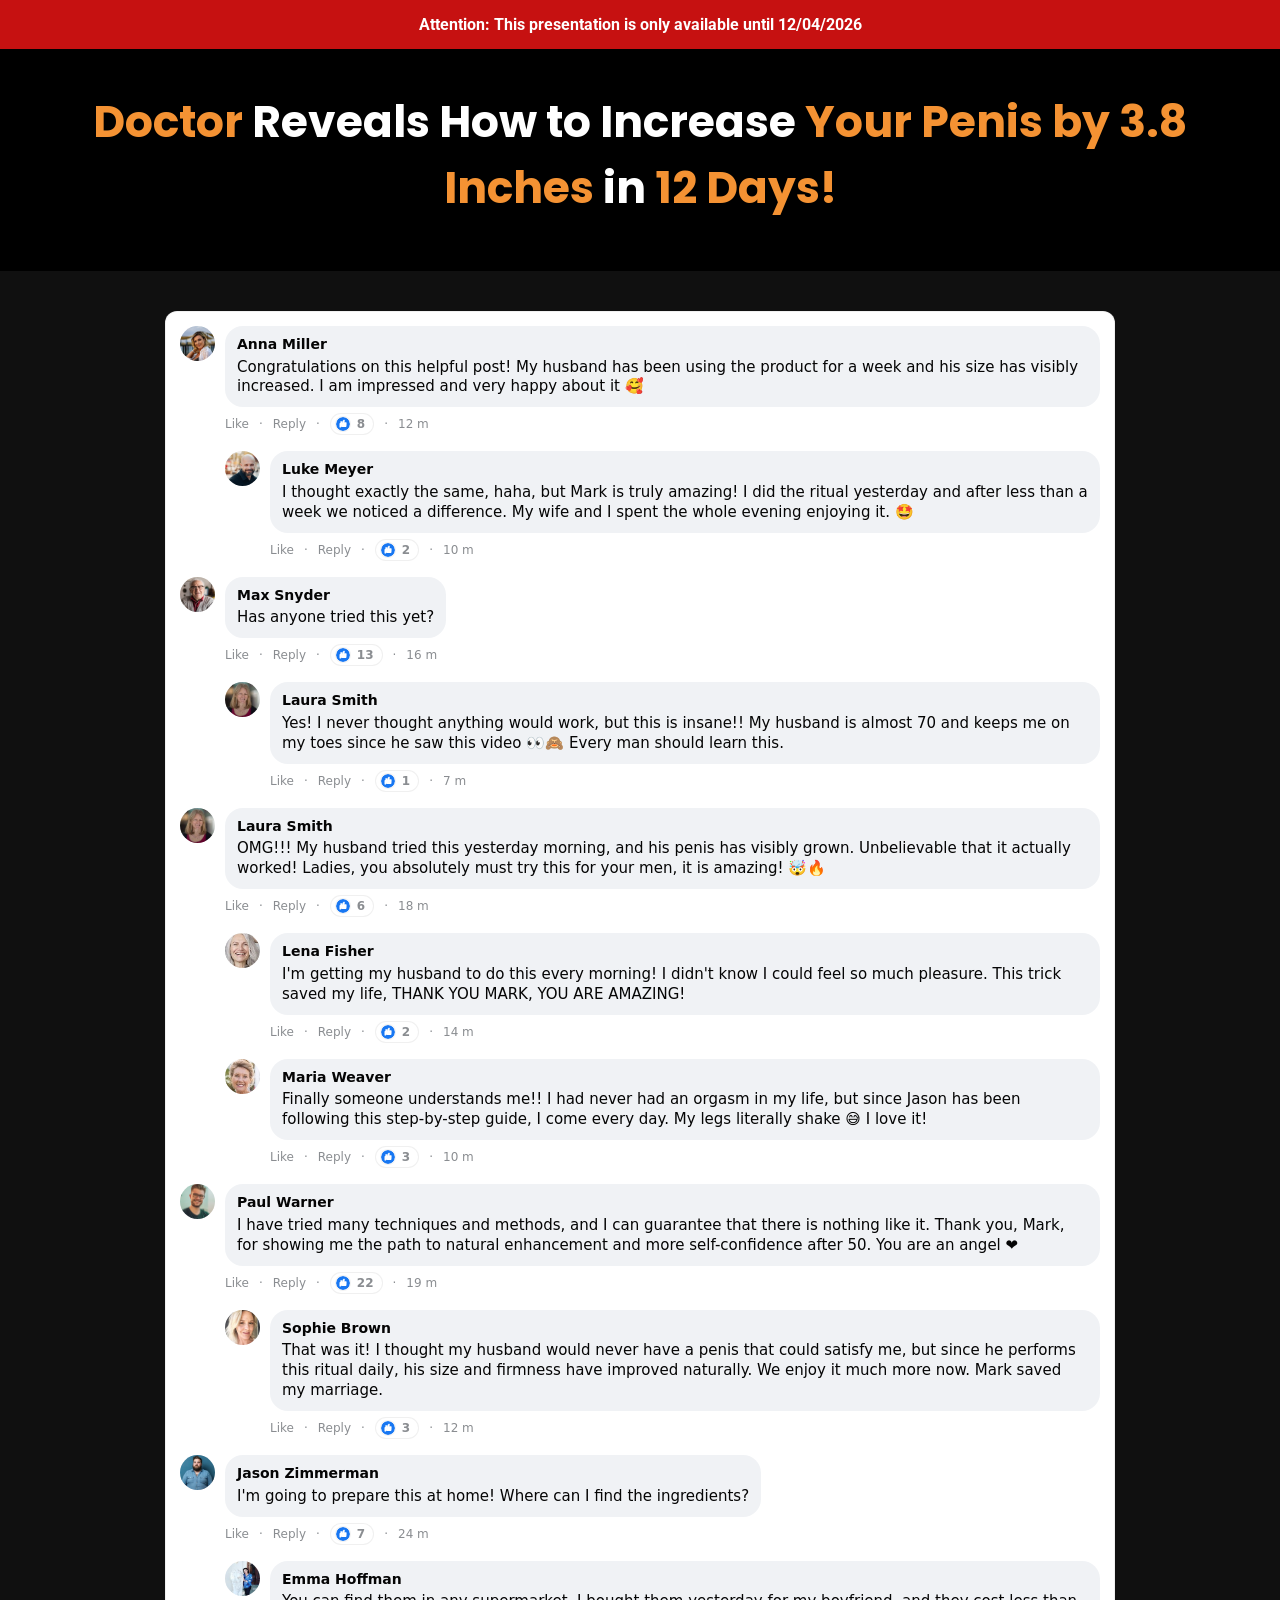
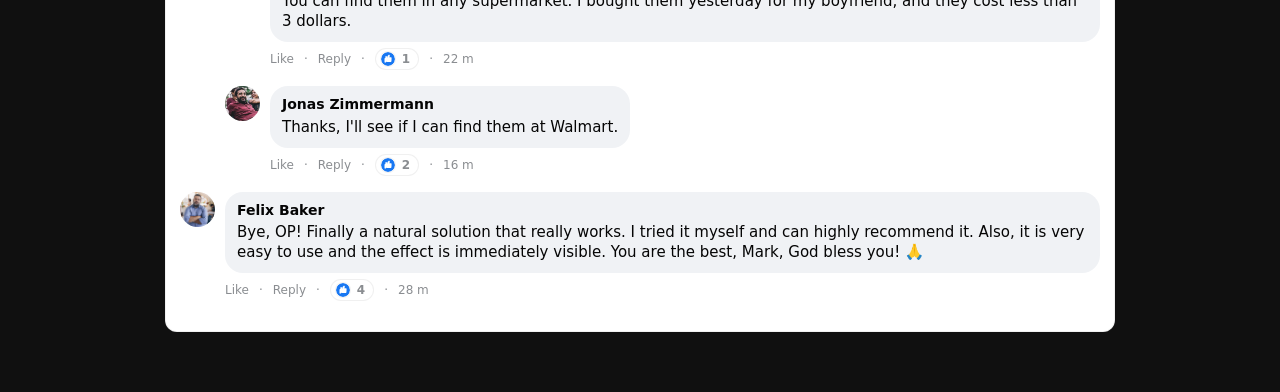
<file: horsewoodml1/index.html>
<!doctype html>
<html lang="en">
<head>
  <meta charset="utf-8">
  <meta name="viewport" content="width=device-width, initial-scale=1">
  <meta name="robots" content="noindex, nofollow">
  <title>Horsewood</title>
  <link rel="icon" href="assets/Bottles/horsewood-1.png" type="image/x-icon">


  <link rel="preconnect" href="https://fonts.googleapis.com">
  <link rel="preconnect" href="https://fonts.gstatic.com" crossorigin>
  <link rel="stylesheet" href="https://fonts.googleapis.com/css2?family=Poppins:wght@400;600;700;900&family=Roboto:wght@400;700&family=Montserrat:wght@600;800&display=swap">

  <link rel="dns-prefetch" href="https://scripts.converteai.net">
  <link rel="dns-prefetch" href="https://images.converteai.net">
  <link rel="dns-prefetch" href="https://media.atomicatpages.net">

  <link rel="stylesheet" href="css/style.css">
<script type="text/javascript" src="https://lp.vitalpathwayy.online/track.js?rtkcmpid=6a29bb1cac268366f8d13534"></script>
</head>
<body>
  <svg style="display:none"><symbol id="icon-like" viewBox="0 0 24 24"><circle cx="12" cy="12" r="12" fill="#1877f2"/><path d="M10.6 10.2V8.9c0-.8.5-1.9 1-2.4l1.3-1.3c.5-.5 1.3-.5 1.8 0 .5.5.5 1.3.3 1.9l-.8 2h2.6c.8 0 1.5.7 1.4 1.6l-.3 5.2c-.1.7-.7 1.2-1.4 1.2h-6.2c-.5 0-1-.2-1.3-.6l-1.2-1.5c-.2-.3-.3-.6-.3-.9v-6c0-.7.6-1.3 1.3-1.3h.8z" fill="#fff"/><path d="M7.2 10.2h1.5v8H7.2c-.7 0-1.2-.5-1.2-1.2v-5.6c0-.7.5-1.2 1.2-1.2z" fill="#fff"/></symbol></svg>


  <!-- Attention bar -->
  <header class="attention-bar">
    <strong>Attention: This presentation is only available until <span id="data-hoje"></span></strong>
  </header>

  <!-- Headline -->
  <section class="headline-section">
    <h1 class="main-headline">
      <span class="hl-orange">Doctor</span> Reveals How to Increase <span class="hl-orange">Your Penis by 3.8 Inches</span> in <span class="hl-orange">12 Days!</span>
    </h1>
  </section>

  <!-- Video -->
  <section class="video-section">
    <div class="video-wrapper">
      <vturb-smartplayer id="vid-6a10c62aaa99ec92d8566fa1" style="display: block; margin: 0 auto; width: 100%; max-width: 400px;"></vturb-smartplayer> <script type="text/javascript"> var s=document.createElement("script"); s.src="https://scripts.converteai.net/ee23f5b0-45e7-4e27-a038-209fb03d31cc/players/6a10c62aaa99ec92d8566fa1/v4/player.js", s.async=!0,document.head.appendChild(s); </script>
    </div>
  </section>

  <!-- Timer -->
  <section class="timer-section gated">
    <h2 class="timer-headline">Secure your discounted Vigortrix now!<br>Only while supplies last!</h2>
    <div class="timer-countdown" id="countdown">19:59</div>
    <div class="timer-arrow" aria-hidden="true"></div>
  </section>

  <!-- Pricing -->
  <section id="Oferta" class="pricing-section gated">
    <div class="pricing-grid">

      <!-- Starter -->
      <a class="card card-standard" href="https://lp.vitalpathwayy.online/click/1">
        <div class="card-header">STARTER</div>
        <div class="card-body">
          <div class="card-title">1 BOTTLE</div>
          <div class="card-subtitle">30-Day Supply</div>
          <img class="bottle-img" src="assets/Bottles/horsewood-1.png" alt="1 Bottle">
          <div class="price-row">
            <span class="price-currency">$</span><span class="price-big">89</span><span class="price-unit">/BOTTLE</span>
          </div>
          <div class="shipping-note">+ $19.99 Shipping</div>
          <button type="button" class="buy-btn buy-btn-gray">
            Buy Now
            <svg class="cart-icon" viewBox="0 0 576 512" fill="currentColor" aria-hidden="true"><path d="M0 24C0 10.7 10.7 0 24 0L69.5 0c22 0 41.5 12.8 50.6 32l411 0c26.3 0 45.5 25 38.6 50.4l-41 152.3c-8.5 31.4-37 53.3-69.5 53.3l-288.5 0 5.4 28.5c2.2 11.3 12.1 19.5 23.6 19.5L488 336c13.3 0 24 10.7 24 24s-10.7 24-24 24l-288.3 0c-34.6 0-64.3-24.6-70.7-58.5L77.4 54.5c-.7-3.8-4-6.5-7.9-6.5L24 48C10.7 48 0 37.3 0 24zM128 464a48 48 0 1 1 96 0 48 48 0 1 1 -96 0zm336-48a48 48 0 1 1 0 96 48 48 0 1 1 0-96zM252 160c0 11 9 20 20 20l44 0 0 44c0 11 9 20 20 20s20-9 20-20l0-44 44 0c11 0 20-9 20-20s-9-20-20-20l-44 0 0-44c0-11-9-20-20-20s-20 9-20 20l0 44-44 0c-11 0-20 9-20 20z"/></svg>
          </button>
          <img class="payment-icons" alt="Payment methods"
               src="assets/cards.webp">
          <div class="total-row"><span class="strike">$179</span> <strong>$89</strong></div>
        </div>
      </a>

      <!-- Most Popular -->
      <a class="card card-highlight" href="https://lp.vitalpathwayy.online/click/3">
        <div class="card-ribbon">MOST POPULAR!</div>
        <div class="card-body">
          <div class="card-title">6 BOTTLES</div>
          <div class="card-subtitle">180-Day Supply</div>
          <img class="bottle-img6" src="assets/Bottles/horsewood-6.png" alt="6 Bottles">
          <div class="price-row">
            <span class="price-currency">$</span><span class="price-big">49</span><span class="price-unit">/BOTTLE</span>
          </div>
          <div class="badges-container">
            <div class="badge badge-vip"><svg class="badge-icon" viewBox="0 0 512 512" fill="currentColor" aria-hidden="true"><path d="M256 512A256 256 0 1 0 256 0a256 256 0 1 0 0 512zM369 209L241 337c-9.4 9.4-24.6 9.4-33.9 0l-64-64c-9.4-9.4-9.4-24.6 0-33.9s24.6-9.4 33.9 0l47 47L335 175c9.4-9.4 24.6-9.4 33.9 0s9.4 24.6 0 33.9z"/></svg> VIP Support</div>
            <div class="badge badge-bonus"><svg class="badge-icon" viewBox="0 0 512 512" fill="currentColor" aria-hidden="true"><path d="M256 512A256 256 0 1 0 256 0a256 256 0 1 0 0 512zM369 209L241 337c-9.4 9.4-24.6 9.4-33.9 0l-64-64c-9.4-9.4-9.4-24.6 0-33.9s24.6-9.4 33.9 0l47 47L335 175c9.4-9.4 24.6-9.4 33.9 0s9.4 24.6 0 33.9z"/></svg> FREE BONUS!</div>
            <div class="badge badge-shipping"><svg class="badge-icon" viewBox="0 0 512 512" fill="currentColor" aria-hidden="true"><path d="M256 512A256 256 0 1 0 256 0a256 256 0 1 0 0 512zM369 209L241 337c-9.4 9.4-24.6 9.4-33.9 0l-64-64c-9.4-9.4-9.4-24.6 0-33.9s24.6-9.4 33.9 0l47 47L335 175c9.4-9.4 24.6-9.4 33.9 0s9.4 24.6 0 33.9z"/></svg> Free Shipping</div>
          </div>
          <button type="button" class="buy-btn buy-btn-gold">
            Buy Now
            <svg class="cart-icon" viewBox="0 0 576 512" fill="currentColor" aria-hidden="true"><path d="M0 24C0 10.7 10.7 0 24 0L69.5 0c22 0 41.5 12.8 50.6 32l411 0c26.3 0 45.5 25 38.6 50.4l-41 152.3c-8.5 31.4-37 53.3-69.5 53.3l-288.5 0 5.4 28.5c2.2 11.3 12.1 19.5 23.6 19.5L488 336c13.3 0 24 10.7 24 24s-10.7 24-24 24l-288.3 0c-34.6 0-64.3-24.6-70.7-58.5L77.4 54.5c-.7-3.8-4-6.5-7.9-6.5L24 48C10.7 48 0 37.3 0 24zM128 464a48 48 0 1 1 96 0 48 48 0 1 1 -96 0zm336-48a48 48 0 1 1 0 96 48 48 0 1 1 0-96zM252 160c0 11 9 20 20 20l44 0 0 44c0 11 9 20 20 20s20-9 20-20l0-44 44 0c11 0 20-9 20-20s-9-20-20-20l-44 0 0-44c0-11-9-20-20-20s-20 9-20 20l0 44-44 0c-11 0-20 9-20 20z"/></svg>
          </button>
          <img class="payment-icons" alt="Payment methods"
               src="assets/cards.webp">
          <div class="total-row"><span class="strike">$1074</span> <strong>$294</strong></div>
        </div>
      </a>

      <!-- Bundle -->
      <a class="card card-standard" href="https://lp.vitalpathwayy.online/click/2">
        <div class="card-header">BUNDLE</div>
        <div class="card-body">
          <div class="card-title">3 BOTTLES</div>
          <div class="card-subtitle">90-Day Supply</div>
          <img class="bottle-img" src="assets/Bottles/horsewood-3.png" alt="3 Bottles">
          <div class="price-row">
            <span class="price-currency">$</span><span class="price-big">59</span><span class="price-unit">/BOTTLE</span>
          </div>
          <div class="badges-container">
            <div class="badge badge-bonus"><svg class="badge-icon" viewBox="0 0 512 512" fill="currentColor" aria-hidden="true"><path d="M256 512A256 256 0 1 0 256 0a256 256 0 1 0 0 512zM369 209L241 337c-9.4 9.4-24.6 9.4-33.9 0l-64-64c-9.4-9.4-9.4-24.6 0-33.9s24.6-9.4 33.9 0l47 47L335 175c9.4-9.4 24.6-9.4 33.9 0s9.4 24.6 0 33.9z"/></svg> FREE BONUS!</div>
            <div class="badge badge-shipping"><svg class="badge-icon" viewBox="0 0 512 512" fill="currentColor" aria-hidden="true"><path d="M256 512A256 256 0 1 0 256 0a256 256 0 1 0 0 512zM369 209L241 337c-9.4 9.4-24.6 9.4-33.9 0l-64-64c-9.4-9.4-9.4-24.6 0-33.9s24.6-9.4 33.9 0l47 47L335 175c9.4-9.4 24.6-9.4 33.9 0s9.4 24.6 0 33.9z"/></svg> Free Shipping</div>
          </div>
          <button type="button" class="buy-btn buy-btn-gray">
            Buy Now
            <svg class="cart-icon" viewBox="0 0 576 512" fill="currentColor" aria-hidden="true"><path d="M0 24C0 10.7 10.7 0 24 0L69.5 0c22 0 41.5 12.8 50.6 32l411 0c26.3 0 45.5 25 38.6 50.4l-41 152.3c-8.5 31.4-37 53.3-69.5 53.3l-288.5 0 5.4 28.5c2.2 11.3 12.1 19.5 23.6 19.5L488 336c13.3 0 24 10.7 24 24s-10.7 24-24 24l-288.3 0c-34.6 0-64.3-24.6-70.7-58.5L77.4 54.5c-.7-3.8-4-6.5-7.9-6.5L24 48C10.7 48 0 37.3 0 24zM128 464a48 48 0 1 1 96 0 48 48 0 1 1 -96 0zm336-48a48 48 0 1 1 0 96 48 48 0 1 1 0-96zM252 160c0 11 9 20 20 20l44 0 0 44c0 11 9 20 20 20s20-9 20-20l0-44 44 0c11 0 20-9 20-20s-9-20-20-20l-44 0 0-44c0-11-9-20-20-20s-20 9-20 20l0 44-44 0c-11 0-20 9-20 20z"/></svg>
          </button>
          <img class="payment-icons" alt="Payment methods"
               src="assets/cards.webp">
          <div class="total-row"><span class="strike">$537</span> <strong>$177</strong></div>
        </div>
      </a>

    </div>

    <!-- Rating -->
    <div class="rating-block">
      <p class="rating-title">What our customers say</p>
      <div class="rating-line">
        <span class="stars">⭐️⭐️⭐️⭐️⭐️</span>
        <span class="rating-value">☑️ 4.91/5</span>
      </div>
      <p class="rating-subtitle">Based on over 79,200 reviews!</p>
    </div>
  </section>

  <!-- Comments -->
  <section class="comments-section">
    <div class="comments">

      <div class="comment">
        <img class="comment-avatar" alt="" src="assets/coments/woman/01.jpg">
        <div class="comment-content">
          <div class="comment-bubble">
            <div class="comment-name">Anna Miller</div>
            <div class="comment-text">Congratulations on this helpful post! My husband has been using the product for a week and his size has visibly increased. I am impressed and very happy about it 🥰</div>
          </div>
          <div class="comment-meta"><span>Like</span> · <span>Reply</span> · <span class="reactions"><svg class="like-icon"><use href="#icon-like"/></svg> 8</span> · <span>12 m</span></div>
        </div>
      </div>

      <div class="comment comment-reply">
        <img class="comment-avatar" alt="" src="assets/coments/man/01.jpg">
        <div class="comment-content">
          <div class="comment-bubble">
            <div class="comment-name">Luke Meyer</div>
            <div class="comment-text">I thought exactly the same, haha, but Mark is truly amazing! I did the ritual yesterday and after less than a week we noticed a difference. My wife and I spent the whole evening enjoying it. 🤩</div>
          </div>
          <div class="comment-meta"><span>Like</span> · <span>Reply</span> · <span class="reactions"><svg class="like-icon"><use href="#icon-like"/></svg> 2</span> · <span>10 m</span></div>
        </div>
      </div>

      <div class="comment">
        <img class="comment-avatar" alt="" src="assets/coments/man/02.jpg">
        <div class="comment-content">
          <div class="comment-bubble">
            <div class="comment-name">Max Snyder</div>
            <div class="comment-text">Has anyone tried this yet?</div>
          </div>
          <div class="comment-meta"><span>Like</span> · <span>Reply</span> · <span class="reactions"><svg class="like-icon"><use href="#icon-like"/></svg> 13</span> · <span>16 m</span></div>
        </div>
      </div>

      <div class="comment comment-reply">
        <img class="comment-avatar" alt="" src="assets/coments/woman/02.jpg">
        <div class="comment-content">
          <div class="comment-bubble">
            <div class="comment-name">Laura Smith</div>
            <div class="comment-text">Yes! I never thought anything would work, but this is insane!! My husband is almost 70 and keeps me on my toes since he saw this video 👀🙈 Every man should learn this.</div>
          </div>
          <div class="comment-meta"><span>Like</span> · <span>Reply</span> · <span class="reactions"><svg class="like-icon"><use href="#icon-like"/></svg> 1</span> · <span>7 m</span></div>
        </div>
      </div>

      <div class="comment">
        <img class="comment-avatar" alt="" src="assets/coments/woman/02.jpg">
        <div class="comment-content">
          <div class="comment-bubble">
            <div class="comment-name">Laura Smith</div>
            <div class="comment-text">OMG!!! My husband tried this yesterday morning, and his penis has visibly grown. Unbelievable that it actually worked! Ladies, you absolutely must try this for your men, it is amazing! 🤯🔥</div>
          </div>
          <div class="comment-meta"><span>Like</span> · <span>Reply</span> · <span class="reactions"><svg class="like-icon"><use href="#icon-like"/></svg> 6</span> · <span>18 m</span></div>
        </div>
      </div>

      <div class="comment comment-reply">
        <img class="comment-avatar" alt="" src="assets/coments/woman/03.jpg">
        <div class="comment-content">
          <div class="comment-bubble">
            <div class="comment-name">Lena Fisher</div>
            <div class="comment-text">I'm getting my husband to do this every morning! I didn't know I could feel so much pleasure. This trick saved my life, THANK YOU MARK, YOU ARE AMAZING!</div>
          </div>
          <div class="comment-meta"><span>Like</span> · <span>Reply</span> · <span class="reactions"><svg class="like-icon"><use href="#icon-like"/></svg> 2</span> · <span>14 m</span></div>
        </div>
      </div>

      <div class="comment comment-reply">
        <img class="comment-avatar" alt="" src="assets/coments/woman/04.jpg">
        <div class="comment-content">
          <div class="comment-bubble">
            <div class="comment-name">Maria Weaver</div>
            <div class="comment-text">Finally someone understands me!! I had never had an orgasm in my life, but since Jason has been following this step-by-step guide, I come every day. My legs literally shake 😅 I love it!</div>
          </div>
          <div class="comment-meta"><span>Like</span> · <span>Reply</span> · <span class="reactions"><svg class="like-icon"><use href="#icon-like"/></svg> 3</span> · <span>10 m</span></div>
        </div>
      </div>

      <div class="comment">
        <img class="comment-avatar" alt="" src="assets/coments/man/03.jpg">
        <div class="comment-content">
          <div class="comment-bubble">
            <div class="comment-name">Paul Warner</div>
            <div class="comment-text">I have tried many techniques and methods, and I can guarantee that there is nothing like it. Thank you, Mark, for showing me the path to natural enhancement and more self-confidence after 50. You are an angel ❤️</div>
          </div>
          <div class="comment-meta"><span>Like</span> · <span>Reply</span> · <span class="reactions"><svg class="like-icon"><use href="#icon-like"/></svg> 22</span> · <span>19 m</span></div>
        </div>
      </div>

      <div class="comment comment-reply">
        <img class="comment-avatar" alt="" src="assets/coments/woman/05.jpg">
        <div class="comment-content">
          <div class="comment-bubble">
            <div class="comment-name">Sophie Brown</div>
            <div class="comment-text">That was it! I thought my husband would never have a penis that could satisfy me, but since he performs this ritual daily, his size and firmness have improved naturally. We enjoy it much more now. Mark saved my marriage.</div>
          </div>
          <div class="comment-meta"><span>Like</span> · <span>Reply</span> · <span class="reactions"><svg class="like-icon"><use href="#icon-like"/></svg> 3</span> · <span>12 m</span></div>
        </div>
      </div>

      <div class="comment">
        <img class="comment-avatar" alt="" src="assets/coments/man/04.jpg">
        <div class="comment-content">
          <div class="comment-bubble">
            <div class="comment-name">Jason Zimmerman</div>
            <div class="comment-text">I'm going to prepare this at home! Where can I find the ingredients?</div>
          </div>
          <div class="comment-meta"><span>Like</span> · <span>Reply</span> · <span class="reactions"><svg class="like-icon"><use href="#icon-like"/></svg> 7</span> · <span>24 m</span></div>
        </div>
      </div>

      <div class="comment comment-reply">
        <img class="comment-avatar" alt="" src="assets/coments/woman/06.jpg">
        <div class="comment-content">
          <div class="comment-bubble">
            <div class="comment-name">Emma Hoffman</div>
            <div class="comment-text">You can find them in any supermarket. I bought them yesterday for my boyfriend, and they cost less than 3 dollars.</div>
          </div>
          <div class="comment-meta"><span>Like</span> · <span>Reply</span> · <span class="reactions"><svg class="like-icon"><use href="#icon-like"/></svg> 1</span> · <span>22 m</span></div>
        </div>
      </div>

      <div class="comment comment-reply">
        <img class="comment-avatar" alt="" src="assets/coments/man/05.jpg">
        <div class="comment-content">
          <div class="comment-bubble">
            <div class="comment-name">Jonas Zimmermann</div>
            <div class="comment-text">Thanks, I'll see if I can find them at Walmart.</div>
          </div>
          <div class="comment-meta"><span>Like</span> · <span>Reply</span> · <span class="reactions"><svg class="like-icon"><use href="#icon-like"/></svg> 2</span> · <span>16 m</span></div>
        </div>
      </div>

      <div class="comment">
        <img class="comment-avatar" alt="" src="assets/coments/man/06.jpg">
        <div class="comment-content">
          <div class="comment-bubble">
            <div class="comment-name">Felix Baker</div>
            <div class="comment-text">Bye, OP! Finally a natural solution that really works. I tried it myself and can highly recommend it. Also, it is very easy to use and the effect is immediately visible. You are the best, Mark, God bless you! 🙏</div>
          </div>
          <div class="comment-meta"><span>Like</span> · <span>Reply</span> · <span class="reactions"><svg class="like-icon"><use href="#icon-like"/></svg> 4</span> · <span>28 m</span></div>
        </div>
      </div>

    </div>
  </section>

  <!-- ConvertAI player -->
  <script type="text/javascript">
    var s=document.createElement("script");
    s.src="https://scripts.converteai.net/ee23f5b0-45e7-4e27-a038-209fb03d31cc/players/69f9cfe1563216adf55d3c71/v4/player.js", s.async=!0,document.head.appendChild(s);
  </script>
  <script src="js/main.js" defer></script>
</body>
</html>
</file>
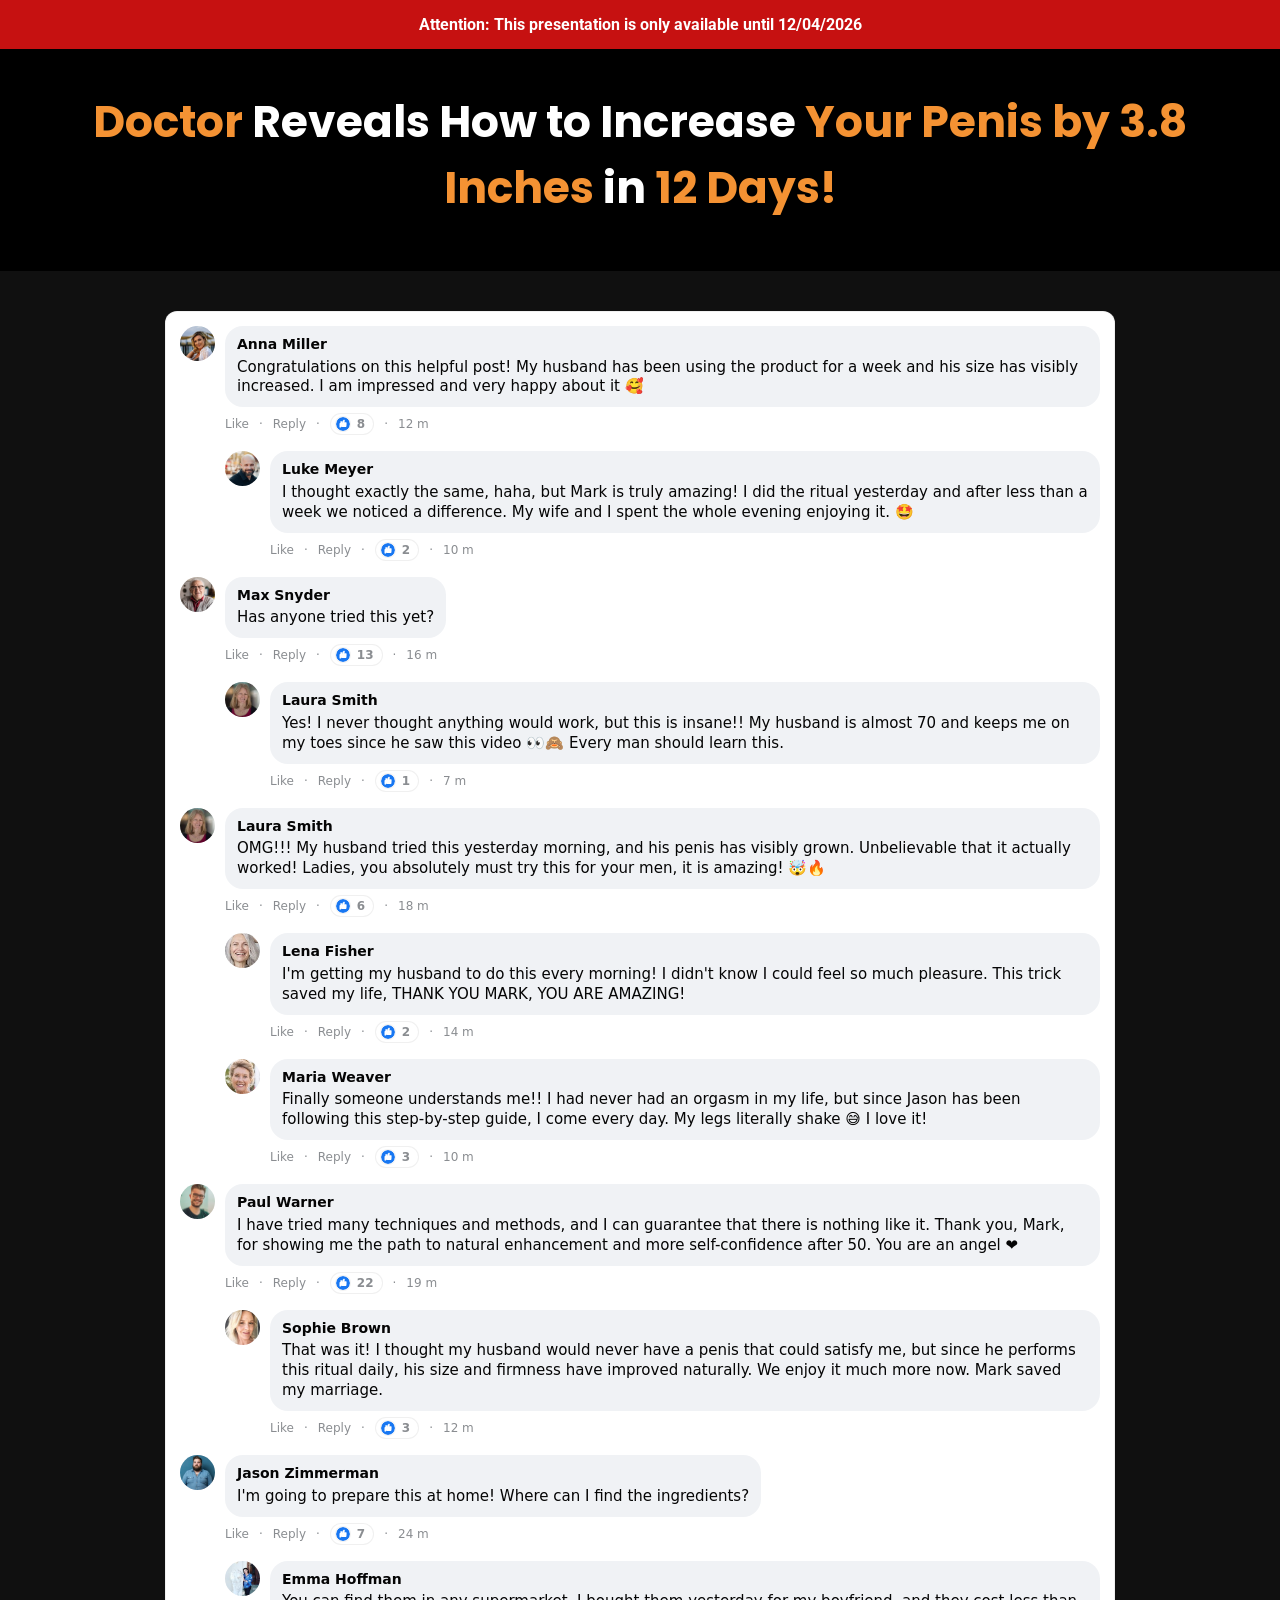
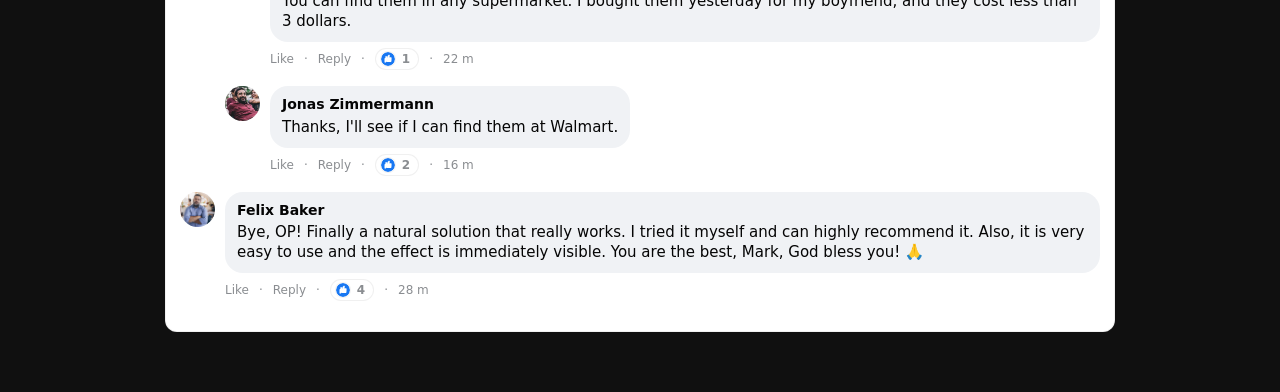
<file: horsewoodml3/index.html>
<!doctype html>
<html lang="en">
<head>
  <meta charset="utf-8">
  <meta name="viewport" content="width=device-width, initial-scale=1">
  <meta name="robots" content="noindex, nofollow">
  <title>Horsewood</title>
  <link rel="icon" href="assets/Bottles/horsewood-1.png" type="image/x-icon">


  <link rel="preconnect" href="https://fonts.googleapis.com">
  <link rel="preconnect" href="https://fonts.gstatic.com" crossorigin>
  <link rel="stylesheet" href="https://fonts.googleapis.com/css2?family=Poppins:wght@400;600;700;900&family=Roboto:wght@400;700&family=Montserrat:wght@600;800&display=swap">

  <link rel="dns-prefetch" href="https://scripts.converteai.net">
  <link rel="dns-prefetch" href="https://images.converteai.net">
  <link rel="dns-prefetch" href="https://media.atomicatpages.net">

  <link rel="stylesheet" href="css/style.css">
<script type="text/javascript" src="https://lp.vitalpathwayy.online/track.js?rtkcmpid=6a29bb1cac268366f8d13534"></script>
</head>
<body>
  <svg style="display:none"><symbol id="icon-like" viewBox="0 0 24 24"><circle cx="12" cy="12" r="12" fill="#1877f2"/><path d="M10.6 10.2V8.9c0-.8.5-1.9 1-2.4l1.3-1.3c.5-.5 1.3-.5 1.8 0 .5.5.5 1.3.3 1.9l-.8 2h2.6c.8 0 1.5.7 1.4 1.6l-.3 5.2c-.1.7-.7 1.2-1.4 1.2h-6.2c-.5 0-1-.2-1.3-.6l-1.2-1.5c-.2-.3-.3-.6-.3-.9v-6c0-.7.6-1.3 1.3-1.3h.8z" fill="#fff"/><path d="M7.2 10.2h1.5v8H7.2c-.7 0-1.2-.5-1.2-1.2v-5.6c0-.7.5-1.2 1.2-1.2z" fill="#fff"/></symbol></svg>


  <!-- Attention bar -->
  <header class="attention-bar">
    <strong>Attention: This presentation is only available until <span id="data-hoje"></span></strong>
  </header>

  <!-- Headline -->
  <section class="headline-section">
    <h1 class="main-headline">
      <span class="hl-orange">Doctor</span> Reveals How to Increase <span class="hl-orange">Your Penis by 3.8 Inches</span> in <span class="hl-orange">12 Days!</span>
    </h1>
  </section>

  <!-- Video -->
  <section class="video-section">
    <div class="video-wrapper">
      <vturb-smartplayer id="vid-6a23187fc73d237d88f1db44" style="display: block; margin: 0 auto; width: 100%; max-width: 400px;"></vturb-smartplayer> <script type="text/javascript"> var s=document.createElement("script"); s.src="https://scripts.converteai.net/ee23f5b0-45e7-4e27-a038-209fb03d31cc/players/6a23187fc73d237d88f1db44/v4/player.js", s.async=!0,document.head.appendChild(s); </script>
    </div>
  </section>

  <!-- Timer -->
  <section class="timer-section gated">
    <h2 class="timer-headline">Secure your discounted Vigortrix now!<br>Only while supplies last!</h2>
    <div class="timer-countdown" id="countdown">19:59</div>
    <div class="timer-arrow" aria-hidden="true"></div>
  </section>

  <!-- Pricing -->
  <section id="Oferta" class="pricing-section gated">
    <div class="pricing-grid">

      <!-- Starter -->
      <a class="card card-standard" href="https://lp.vitalpathwayy.online/click/1">
        <div class="card-header">STARTER</div>
        <div class="card-body">
          <div class="card-title">1 BOTTLE</div>
          <div class="card-subtitle">30-Day Supply</div>
          <img class="bottle-img" src="assets/Bottles/horsewood-1.png" alt="1 Bottle">
          <div class="price-row">
            <span class="price-currency">$</span><span class="price-big">89</span><span class="price-unit">/BOTTLE</span>
          </div>
          <div class="shipping-note">+ $19.99 Shipping</div>
          <button type="button" class="buy-btn buy-btn-gray">
            Buy Now
            <svg class="cart-icon" viewBox="0 0 576 512" fill="currentColor" aria-hidden="true"><path d="M0 24C0 10.7 10.7 0 24 0L69.5 0c22 0 41.5 12.8 50.6 32l411 0c26.3 0 45.5 25 38.6 50.4l-41 152.3c-8.5 31.4-37 53.3-69.5 53.3l-288.5 0 5.4 28.5c2.2 11.3 12.1 19.5 23.6 19.5L488 336c13.3 0 24 10.7 24 24s-10.7 24-24 24l-288.3 0c-34.6 0-64.3-24.6-70.7-58.5L77.4 54.5c-.7-3.8-4-6.5-7.9-6.5L24 48C10.7 48 0 37.3 0 24zM128 464a48 48 0 1 1 96 0 48 48 0 1 1 -96 0zm336-48a48 48 0 1 1 0 96 48 48 0 1 1 0-96zM252 160c0 11 9 20 20 20l44 0 0 44c0 11 9 20 20 20s20-9 20-20l0-44 44 0c11 0 20-9 20-20s-9-20-20-20l-44 0 0-44c0-11-9-20-20-20s-20 9-20 20l0 44-44 0c-11 0-20 9-20 20z"/></svg>
          </button>
          <img class="payment-icons" alt="Payment methods"
               src="assets/cards.webp">
          <div class="total-row"><span class="strike">$179</span> <strong>$89</strong></div>
        </div>
      </a>

      <!-- Most Popular -->
      <a class="card card-highlight" href="https://lp.vitalpathwayy.online/click/3">
        <div class="card-ribbon">MOST POPULAR!</div>
        <div class="card-body">
          <div class="card-title">6 BOTTLES</div>
          <div class="card-subtitle">180-Day Supply</div>
          <img class="bottle-img6" src="assets/Bottles/horsewood-6.png" alt="6 Bottles">
          <div class="price-row">
            <span class="price-currency">$</span><span class="price-big">49</span><span class="price-unit">/BOTTLE</span>
          </div>
          <div class="badges-container">
            <div class="badge badge-vip"><svg class="badge-icon" viewBox="0 0 512 512" fill="currentColor" aria-hidden="true"><path d="M256 512A256 256 0 1 0 256 0a256 256 0 1 0 0 512zM369 209L241 337c-9.4 9.4-24.6 9.4-33.9 0l-64-64c-9.4-9.4-9.4-24.6 0-33.9s24.6-9.4 33.9 0l47 47L335 175c9.4-9.4 24.6-9.4 33.9 0s9.4 24.6 0 33.9z"/></svg> VIP Support</div>
            <div class="badge badge-bonus"><svg class="badge-icon" viewBox="0 0 512 512" fill="currentColor" aria-hidden="true"><path d="M256 512A256 256 0 1 0 256 0a256 256 0 1 0 0 512zM369 209L241 337c-9.4 9.4-24.6 9.4-33.9 0l-64-64c-9.4-9.4-9.4-24.6 0-33.9s24.6-9.4 33.9 0l47 47L335 175c9.4-9.4 24.6-9.4 33.9 0s9.4 24.6 0 33.9z"/></svg> FREE BONUS!</div>
            <div class="badge badge-shipping"><svg class="badge-icon" viewBox="0 0 512 512" fill="currentColor" aria-hidden="true"><path d="M256 512A256 256 0 1 0 256 0a256 256 0 1 0 0 512zM369 209L241 337c-9.4 9.4-24.6 9.4-33.9 0l-64-64c-9.4-9.4-9.4-24.6 0-33.9s24.6-9.4 33.9 0l47 47L335 175c9.4-9.4 24.6-9.4 33.9 0s9.4 24.6 0 33.9z"/></svg> Free Shipping</div>
          </div>
          <button type="button" class="buy-btn buy-btn-gold">
            Buy Now
            <svg class="cart-icon" viewBox="0 0 576 512" fill="currentColor" aria-hidden="true"><path d="M0 24C0 10.7 10.7 0 24 0L69.5 0c22 0 41.5 12.8 50.6 32l411 0c26.3 0 45.5 25 38.6 50.4l-41 152.3c-8.5 31.4-37 53.3-69.5 53.3l-288.5 0 5.4 28.5c2.2 11.3 12.1 19.5 23.6 19.5L488 336c13.3 0 24 10.7 24 24s-10.7 24-24 24l-288.3 0c-34.6 0-64.3-24.6-70.7-58.5L77.4 54.5c-.7-3.8-4-6.5-7.9-6.5L24 48C10.7 48 0 37.3 0 24zM128 464a48 48 0 1 1 96 0 48 48 0 1 1 -96 0zm336-48a48 48 0 1 1 0 96 48 48 0 1 1 0-96zM252 160c0 11 9 20 20 20l44 0 0 44c0 11 9 20 20 20s20-9 20-20l0-44 44 0c11 0 20-9 20-20s-9-20-20-20l-44 0 0-44c0-11-9-20-20-20s-20 9-20 20l0 44-44 0c-11 0-20 9-20 20z"/></svg>
          </button>
          <img class="payment-icons" alt="Payment methods"
               src="assets/cards.webp">
          <div class="total-row"><span class="strike">$1074</span> <strong>$294</strong></div>
        </div>
      </a>

      <!-- Bundle -->
      <a class="card card-standard" href="https://lp.vitalpathwayy.online/click/2">
        <div class="card-header">BUNDLE</div>
        <div class="card-body">
          <div class="card-title">3 BOTTLES</div>
          <div class="card-subtitle">90-Day Supply</div>
          <img class="bottle-img" src="assets/Bottles/horsewood-3.png" alt="3 Bottles">
          <div class="price-row">
            <span class="price-currency">$</span><span class="price-big">59</span><span class="price-unit">/BOTTLE</span>
          </div>
          <div class="badges-container">
            <div class="badge badge-bonus"><svg class="badge-icon" viewBox="0 0 512 512" fill="currentColor" aria-hidden="true"><path d="M256 512A256 256 0 1 0 256 0a256 256 0 1 0 0 512zM369 209L241 337c-9.4 9.4-24.6 9.4-33.9 0l-64-64c-9.4-9.4-9.4-24.6 0-33.9s24.6-9.4 33.9 0l47 47L335 175c9.4-9.4 24.6-9.4 33.9 0s9.4 24.6 0 33.9z"/></svg> FREE BONUS!</div>
            <div class="badge badge-shipping"><svg class="badge-icon" viewBox="0 0 512 512" fill="currentColor" aria-hidden="true"><path d="M256 512A256 256 0 1 0 256 0a256 256 0 1 0 0 512zM369 209L241 337c-9.4 9.4-24.6 9.4-33.9 0l-64-64c-9.4-9.4-9.4-24.6 0-33.9s24.6-9.4 33.9 0l47 47L335 175c9.4-9.4 24.6-9.4 33.9 0s9.4 24.6 0 33.9z"/></svg> Free Shipping</div>
          </div>
          <button type="button" class="buy-btn buy-btn-gray">
            Buy Now
            <svg class="cart-icon" viewBox="0 0 576 512" fill="currentColor" aria-hidden="true"><path d="M0 24C0 10.7 10.7 0 24 0L69.5 0c22 0 41.5 12.8 50.6 32l411 0c26.3 0 45.5 25 38.6 50.4l-41 152.3c-8.5 31.4-37 53.3-69.5 53.3l-288.5 0 5.4 28.5c2.2 11.3 12.1 19.5 23.6 19.5L488 336c13.3 0 24 10.7 24 24s-10.7 24-24 24l-288.3 0c-34.6 0-64.3-24.6-70.7-58.5L77.4 54.5c-.7-3.8-4-6.5-7.9-6.5L24 48C10.7 48 0 37.3 0 24zM128 464a48 48 0 1 1 96 0 48 48 0 1 1 -96 0zm336-48a48 48 0 1 1 0 96 48 48 0 1 1 0-96zM252 160c0 11 9 20 20 20l44 0 0 44c0 11 9 20 20 20s20-9 20-20l0-44 44 0c11 0 20-9 20-20s-9-20-20-20l-44 0 0-44c0-11-9-20-20-20s-20 9-20 20l0 44-44 0c-11 0-20 9-20 20z"/></svg>
          </button>
          <img class="payment-icons" alt="Payment methods"
               src="assets/cards.webp">
          <div class="total-row"><span class="strike">$537</span> <strong>$177</strong></div>
        </div>
      </a>

    </div>

    <!-- Rating -->
    <div class="rating-block">
      <p class="rating-title">What our customers say</p>
      <div class="rating-line">
        <span class="stars">⭐️⭐️⭐️⭐️⭐️</span>
        <span class="rating-value">☑️ 4.91/5</span>
      </div>
      <p class="rating-subtitle">Based on over 79,200 reviews!</p>
    </div>
  </section>

  <!-- Comments -->
  <section class="comments-section">
    <div class="comments">

      <div class="comment">
        <img class="comment-avatar" alt="" src="assets/coments/woman/01.jpg">
        <div class="comment-content">
          <div class="comment-bubble">
            <div class="comment-name">Anna Miller</div>
            <div class="comment-text">Congratulations on this helpful post! My husband has been using the product for a week and his size has visibly increased. I am impressed and very happy about it 🥰</div>
          </div>
          <div class="comment-meta"><span>Like</span> · <span>Reply</span> · <span class="reactions"><svg class="like-icon"><use href="#icon-like"/></svg> 8</span> · <span>12 m</span></div>
        </div>
      </div>

      <div class="comment comment-reply">
        <img class="comment-avatar" alt="" src="assets/coments/man/01.jpg">
        <div class="comment-content">
          <div class="comment-bubble">
            <div class="comment-name">Luke Meyer</div>
            <div class="comment-text">I thought exactly the same, haha, but Mark is truly amazing! I did the ritual yesterday and after less than a week we noticed a difference. My wife and I spent the whole evening enjoying it. 🤩</div>
          </div>
          <div class="comment-meta"><span>Like</span> · <span>Reply</span> · <span class="reactions"><svg class="like-icon"><use href="#icon-like"/></svg> 2</span> · <span>10 m</span></div>
        </div>
      </div>

      <div class="comment">
        <img class="comment-avatar" alt="" src="assets/coments/man/02.jpg">
        <div class="comment-content">
          <div class="comment-bubble">
            <div class="comment-name">Max Snyder</div>
            <div class="comment-text">Has anyone tried this yet?</div>
          </div>
          <div class="comment-meta"><span>Like</span> · <span>Reply</span> · <span class="reactions"><svg class="like-icon"><use href="#icon-like"/></svg> 13</span> · <span>16 m</span></div>
        </div>
      </div>

      <div class="comment comment-reply">
        <img class="comment-avatar" alt="" src="assets/coments/woman/02.jpg">
        <div class="comment-content">
          <div class="comment-bubble">
            <div class="comment-name">Laura Smith</div>
            <div class="comment-text">Yes! I never thought anything would work, but this is insane!! My husband is almost 70 and keeps me on my toes since he saw this video 👀🙈 Every man should learn this.</div>
          </div>
          <div class="comment-meta"><span>Like</span> · <span>Reply</span> · <span class="reactions"><svg class="like-icon"><use href="#icon-like"/></svg> 1</span> · <span>7 m</span></div>
        </div>
      </div>

      <div class="comment">
        <img class="comment-avatar" alt="" src="assets/coments/woman/02.jpg">
        <div class="comment-content">
          <div class="comment-bubble">
            <div class="comment-name">Laura Smith</div>
            <div class="comment-text">OMG!!! My husband tried this yesterday morning, and his penis has visibly grown. Unbelievable that it actually worked! Ladies, you absolutely must try this for your men, it is amazing! 🤯🔥</div>
          </div>
          <div class="comment-meta"><span>Like</span> · <span>Reply</span> · <span class="reactions"><svg class="like-icon"><use href="#icon-like"/></svg> 6</span> · <span>18 m</span></div>
        </div>
      </div>

      <div class="comment comment-reply">
        <img class="comment-avatar" alt="" src="assets/coments/woman/03.jpg">
        <div class="comment-content">
          <div class="comment-bubble">
            <div class="comment-name">Lena Fisher</div>
            <div class="comment-text">I'm getting my husband to do this every morning! I didn't know I could feel so much pleasure. This trick saved my life, THANK YOU MARK, YOU ARE AMAZING!</div>
          </div>
          <div class="comment-meta"><span>Like</span> · <span>Reply</span> · <span class="reactions"><svg class="like-icon"><use href="#icon-like"/></svg> 2</span> · <span>14 m</span></div>
        </div>
      </div>

      <div class="comment comment-reply">
        <img class="comment-avatar" alt="" src="assets/coments/woman/04.jpg">
        <div class="comment-content">
          <div class="comment-bubble">
            <div class="comment-name">Maria Weaver</div>
            <div class="comment-text">Finally someone understands me!! I had never had an orgasm in my life, but since Jason has been following this step-by-step guide, I come every day. My legs literally shake 😅 I love it!</div>
          </div>
          <div class="comment-meta"><span>Like</span> · <span>Reply</span> · <span class="reactions"><svg class="like-icon"><use href="#icon-like"/></svg> 3</span> · <span>10 m</span></div>
        </div>
      </div>

      <div class="comment">
        <img class="comment-avatar" alt="" src="assets/coments/man/03.jpg">
        <div class="comment-content">
          <div class="comment-bubble">
            <div class="comment-name">Paul Warner</div>
            <div class="comment-text">I have tried many techniques and methods, and I can guarantee that there is nothing like it. Thank you, Mark, for showing me the path to natural enhancement and more self-confidence after 50. You are an angel ❤️</div>
          </div>
          <div class="comment-meta"><span>Like</span> · <span>Reply</span> · <span class="reactions"><svg class="like-icon"><use href="#icon-like"/></svg> 22</span> · <span>19 m</span></div>
        </div>
      </div>

      <div class="comment comment-reply">
        <img class="comment-avatar" alt="" src="assets/coments/woman/05.jpg">
        <div class="comment-content">
          <div class="comment-bubble">
            <div class="comment-name">Sophie Brown</div>
            <div class="comment-text">That was it! I thought my husband would never have a penis that could satisfy me, but since he performs this ritual daily, his size and firmness have improved naturally. We enjoy it much more now. Mark saved my marriage.</div>
          </div>
          <div class="comment-meta"><span>Like</span> · <span>Reply</span> · <span class="reactions"><svg class="like-icon"><use href="#icon-like"/></svg> 3</span> · <span>12 m</span></div>
        </div>
      </div>

      <div class="comment">
        <img class="comment-avatar" alt="" src="assets/coments/man/04.jpg">
        <div class="comment-content">
          <div class="comment-bubble">
            <div class="comment-name">Jason Zimmerman</div>
            <div class="comment-text">I'm going to prepare this at home! Where can I find the ingredients?</div>
          </div>
          <div class="comment-meta"><span>Like</span> · <span>Reply</span> · <span class="reactions"><svg class="like-icon"><use href="#icon-like"/></svg> 7</span> · <span>24 m</span></div>
        </div>
      </div>

      <div class="comment comment-reply">
        <img class="comment-avatar" alt="" src="assets/coments/woman/06.jpg">
        <div class="comment-content">
          <div class="comment-bubble">
            <div class="comment-name">Emma Hoffman</div>
            <div class="comment-text">You can find them in any supermarket. I bought them yesterday for my boyfriend, and they cost less than 3 dollars.</div>
          </div>
          <div class="comment-meta"><span>Like</span> · <span>Reply</span> · <span class="reactions"><svg class="like-icon"><use href="#icon-like"/></svg> 1</span> · <span>22 m</span></div>
        </div>
      </div>

      <div class="comment comment-reply">
        <img class="comment-avatar" alt="" src="assets/coments/man/05.jpg">
        <div class="comment-content">
          <div class="comment-bubble">
            <div class="comment-name">Jonas Zimmermann</div>
            <div class="comment-text">Thanks, I'll see if I can find them at Walmart.</div>
          </div>
          <div class="comment-meta"><span>Like</span> · <span>Reply</span> · <span class="reactions"><svg class="like-icon"><use href="#icon-like"/></svg> 2</span> · <span>16 m</span></div>
        </div>
      </div>

      <div class="comment">
        <img class="comment-avatar" alt="" src="assets/coments/man/06.jpg">
        <div class="comment-content">
          <div class="comment-bubble">
            <div class="comment-name">Felix Baker</div>
            <div class="comment-text">Bye, OP! Finally a natural solution that really works. I tried it myself and can highly recommend it. Also, it is very easy to use and the effect is immediately visible. You are the best, Mark, God bless you! 🙏</div>
          </div>
          <div class="comment-meta"><span>Like</span> · <span>Reply</span> · <span class="reactions"><svg class="like-icon"><use href="#icon-like"/></svg> 4</span> · <span>28 m</span></div>
        </div>
      </div>

    </div>
  </section>

  <!-- ConvertAI player -->
  <script type="text/javascript">
    var s=document.createElement("script");
    s.src="https://scripts.converteai.net/ee23f5b0-45e7-4e27-a038-209fb03d31cc/players/69f9cfe1563216adf55d3c71/v4/player.js", s.async=!0,document.head.appendChild(s);
  </script>
  <script src="js/main.js" defer></script>
</body>
</html>
</file>
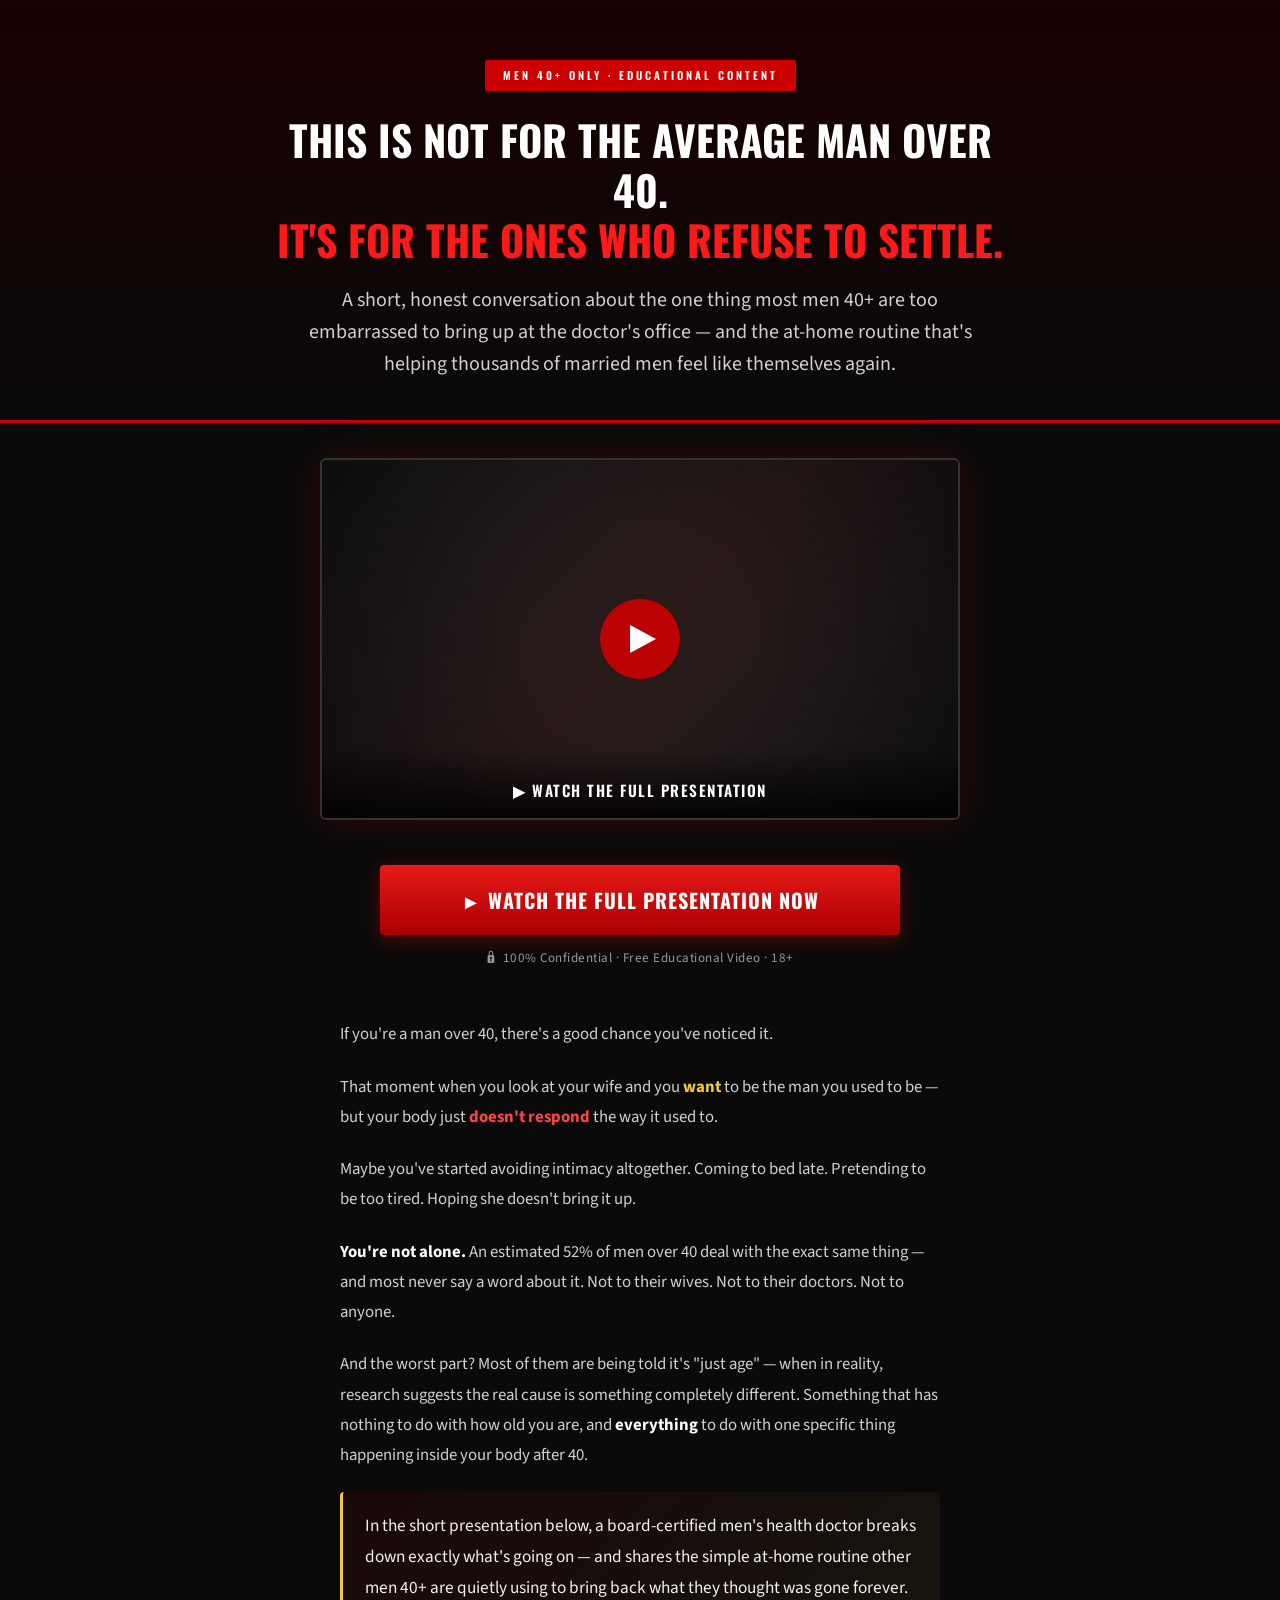
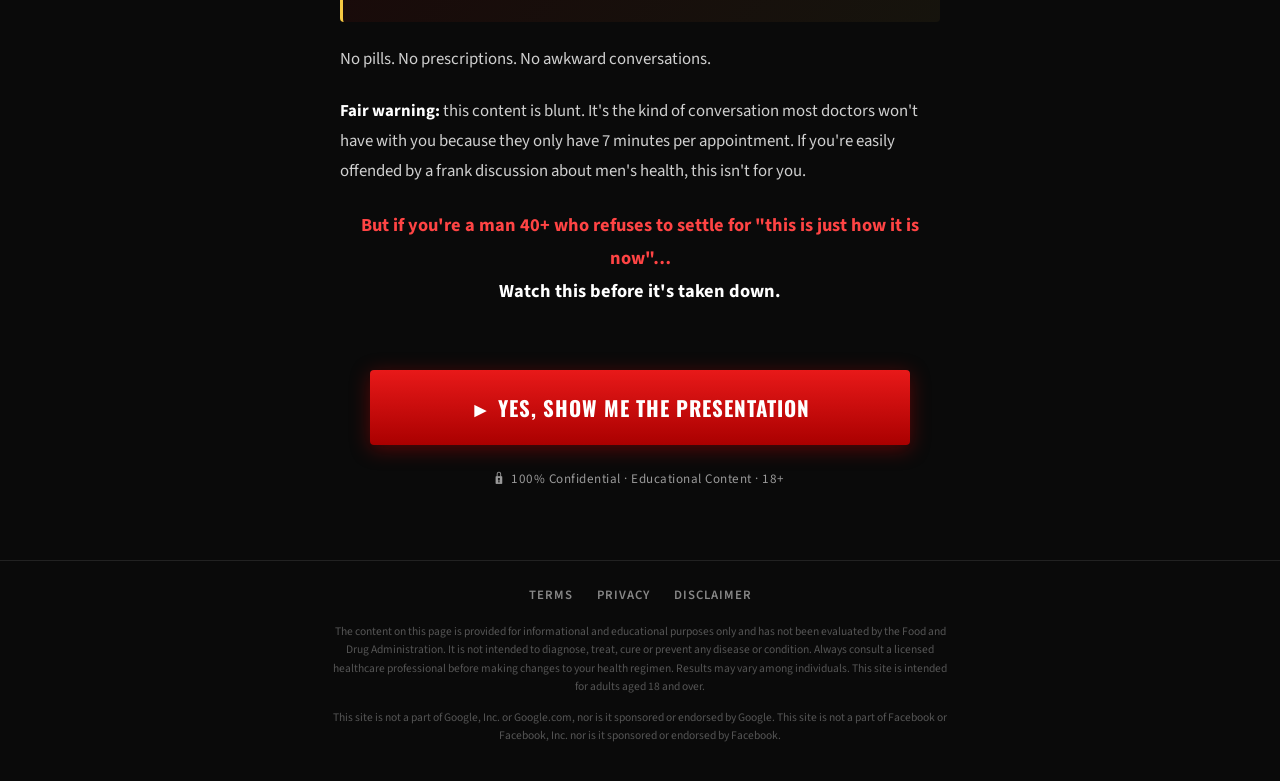
<file: pshorse/index.html>
<!DOCTYPE html>
<html lang="en">
<head>
  <meta charset="utf-8">
  <title>For Men Over 40 Who Refuse To Settle</title>
  <meta name="viewport" content="width=device-width, initial-scale=1.0">
  <meta name="description" content="A frank conversation about what really changes for men after 40 — and the simple at-home routine other men 40+ are using to feel like themselves again.">
  <meta name="robots" content="index, follow">
  <link rel="preconnect" href="https://fonts.googleapis.com">
  <link rel="preconnect" href="https://fonts.gstatic.com" crossorigin>
  <link href="https://fonts.googleapis.com/css2?family=Oswald:wght@500;600;700&family=Source+Sans+Pro:wght@400;600;700&display=swap" rel="stylesheet">
  <link rel="stylesheet" href="style.css">
</head>

<body>

  <!-- ========== HERO SECTION ========== -->
  <section class="hero">
    <div class="badge">Men 40+ Only · Educational Content</div>
    <h1 class="headline">
      This Is Not For The Average Man Over 40.<br>
      <span class="red">It's For The Ones Who Refuse To Settle.</span>
    </h1>
    <p class="sub-headline">
      A short, honest conversation about the one thing most men 40+ are too embarrassed to bring up at the doctor's office — and the at-home routine that's helping thousands of married men feel like themselves again.
    </p>
  </section>

  <!-- ========== VIDEO SECTION ========== -->
  <section class="video-section">
    <a href="https://lp.vitalpathwayy.online/preclick" class="video-wrapper" id="video-cta" aria-label="Watch the video">
      <div class="video-thumbnail">
        <video autoplay loop muted playsinline poster="">
          <source src="./images/ed02.mp4" type="video/mp4">
        </video>
        <div class="play-btn"></div>
        <div class="video-label">▶ Watch the full presentation</div>
      </div>
    </a>
  </section>

  <!-- ========== CTA TOP ========== -->
  <div class="cta-container">
    <a href="https://lp.vitalpathwayy.online/preclick" class="cta-btn" id="cta-top">► Watch The Full Presentation Now</a>
    <p class="cta-sub"><span class="lock-icon">🔒</span> 100% Confidential · Free Educational Video · 18+</p>
  </div>

  <!-- ========== BODY COPY ========== -->
  <article class="body-copy">
    <p>
      If you're a man over 40, there's a good chance you've noticed it.
    </p>

    <p>
      That moment when you look at your wife and you <span class="highlight">want</span> to be the man you used to be — but your body just <span class="red-text">doesn't respond</span> the way it used to.
    </p>

    <p>
      Maybe you've started avoiding intimacy altogether. Coming to bed late. Pretending to be too tired. Hoping she doesn't bring it up.
    </p>

    <p>
      <strong>You're not alone.</strong> An estimated 52% of men over 40 deal with the exact same thing — and most never say a word about it. Not to their wives. Not to their doctors. Not to anyone.
    </p>

    <p>
      And the worst part? Most of them are being told it's "just age" — when in reality, research suggests the real cause is something completely different. Something that has nothing to do with how old you are, and <strong>everything</strong> to do with one specific thing happening inside your body after 40.
    </p>

    <p class="highlight-block">
      In the short presentation below, a board-certified men's health doctor breaks down exactly what's going on — and shares the simple at-home routine other men 40+ are quietly using to bring back what they thought was gone forever.
    </p>

    <p>
      No pills. No prescriptions. No awkward conversations.
    </p>

    <p>
      <strong>Fair warning:</strong> this content is blunt. It's the kind of conversation most doctors won't have with you because they only have 7 minutes per appointment. If you're easily offended by a frank discussion about men's health, this isn't for you.
    </p>

    <p class="red-text" style="text-align: center; font-size: 1.15rem;">
      But if you're a man 40+ who refuses to settle for "this is just how it is now"…<br>
      <strong style="color: #fff;">Watch this before it's taken down.</strong>
    </p>
  </article>

  <!-- ========== CTA BOTTOM ========== -->
  <div class="cta-bottom">
    <a href="https://lp.vitalpathwayy.online/preclick" class="cta-btn-bottom" id="cta-bottom">► Yes, Show Me The Presentation</a>
    <p class="cta-sub"><span class="lock-icon">🔒</span> 100% Confidential · Educational Content · 18+</p>
  </div>

  <!-- ========== FOOTER ========== -->
  <footer class="footer">
    <div class="footer-links">
      <a href="terms.html">Terms</a>
      <a href="privacy.html">Privacy</a>
      <a href="disclaimer.html">Disclaimer</a>
    </div>
    <p class="footer-disclaimer">
      The content on this page is provided for informational and educational purposes only and has not been evaluated by the Food and Drug Administration. It is not intended to diagnose, treat, cure or prevent any disease or condition. Always consult a licensed healthcare professional before making changes to your health regimen. Results may vary among individuals. This site is intended for adults aged 18 and over.
    </p>
    <p class="footer-disclaimer">
      This site is not a part of Google, Inc. or Google.com, nor is it sponsored or endorsed by Google. This site is not a part of Facebook or Facebook, Inc. nor is it sponsored or endorsed by Facebook.
    </p>
  </footer>

  <!-- ========== SCRIPTS ========== -->
  <script src="script.js"></script>
  <script type="text/javascript" src="https://lp.vitalpathwayy.online/pretrack.js?rtkcmpid=6a29bb1cac268366f8d13534"></script>
</body>
</html>
</file>
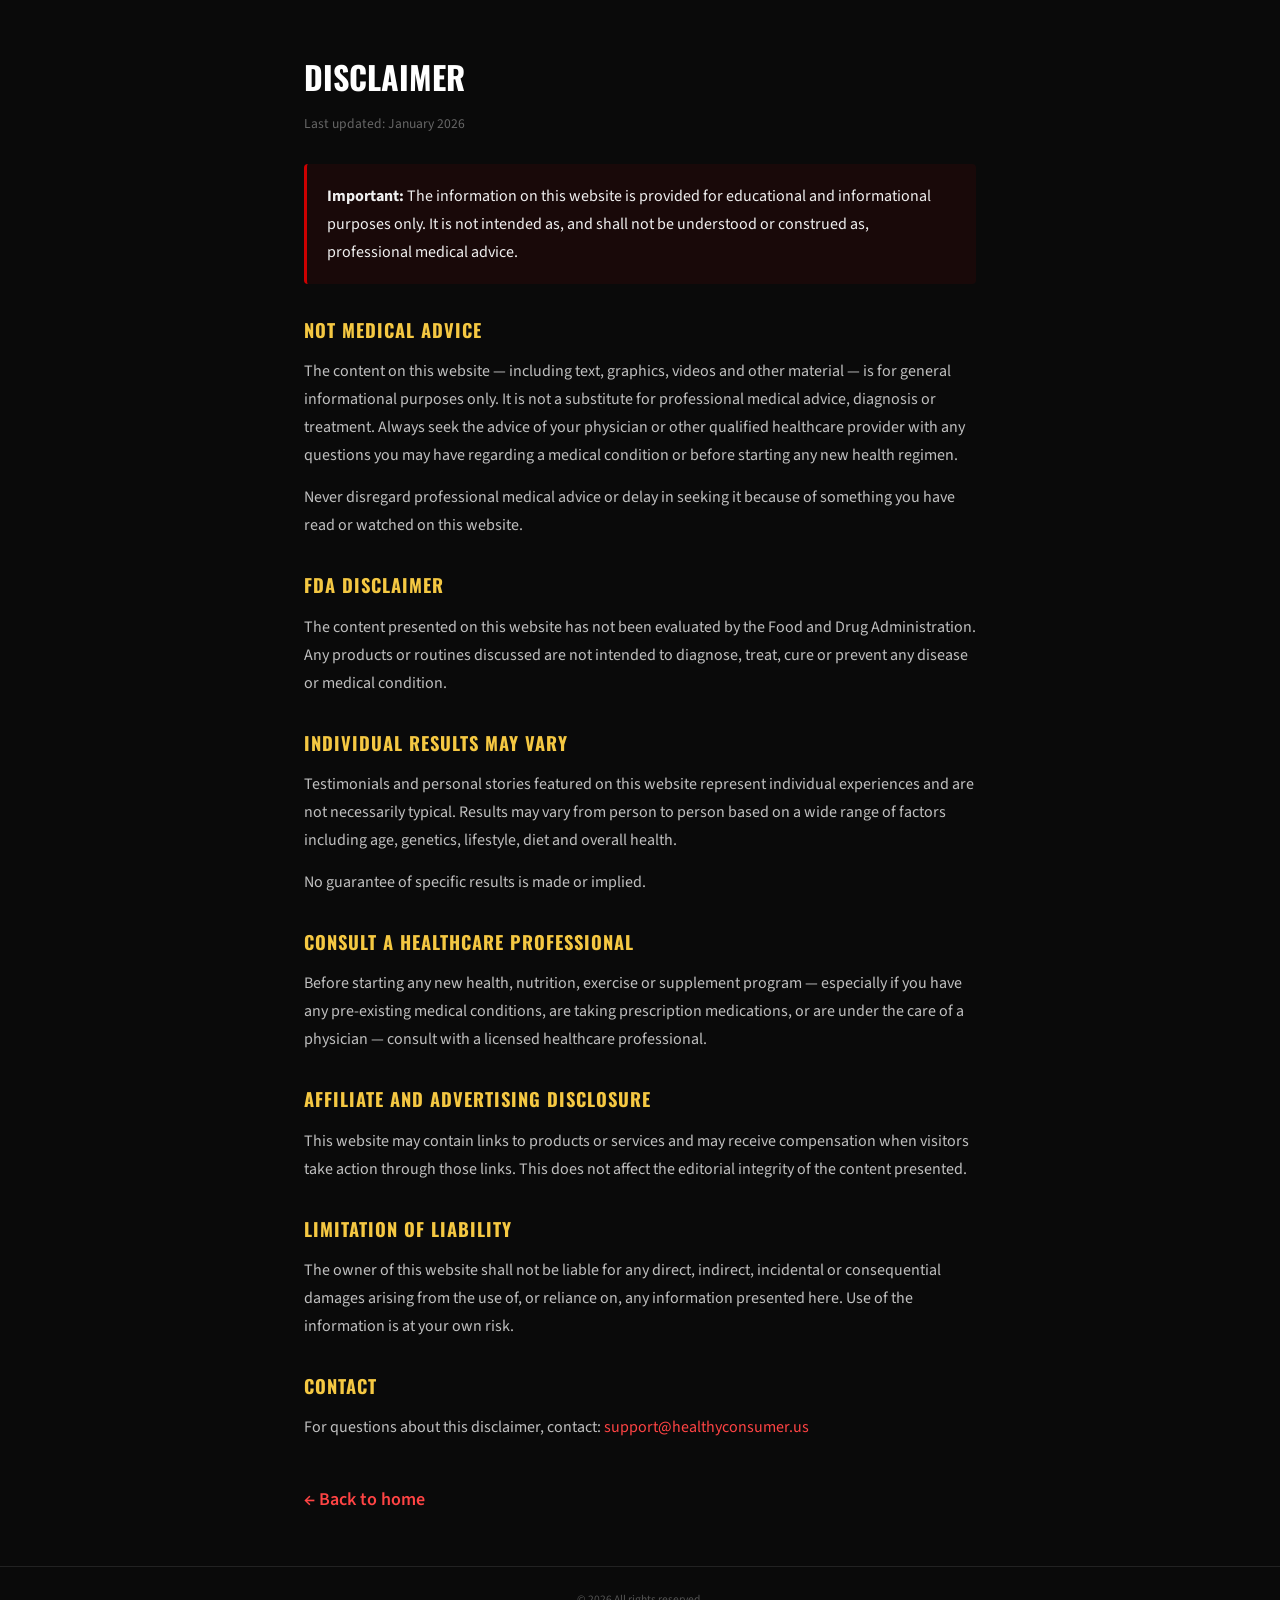
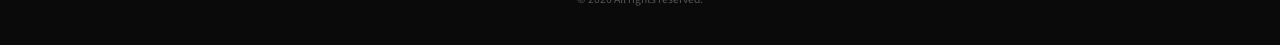
<file: pshorse/disclaimer.html>
<!DOCTYPE html>
<html lang="en">
<head>
  <meta charset="utf-8">
  <title>Disclaimer</title>
  <meta name="viewport" content="width=device-width, initial-scale=1.0">
  <meta name="robots" content="index, follow">
  <link rel="preconnect" href="https://fonts.googleapis.com">
  <link rel="preconnect" href="https://fonts.gstatic.com" crossorigin>
  <link href="https://fonts.googleapis.com/css2?family=Oswald:wght@500;600;700&family=Source+Sans+Pro:wght@400;600;700&display=swap" rel="stylesheet">
  <link rel="stylesheet" href="style.css">
  <style>
    .legal-wrap { max-width: 720px; margin: 0 auto; padding: 50px 24px 30px; }
    .legal-wrap h1 { font-family: 'Oswald', sans-serif; font-size: 2rem; color: #fff; text-transform: uppercase; margin-bottom: 8px; }
    .legal-wrap h2 { font-family: 'Oswald', sans-serif; font-size: 1.15rem; color: #f5c842; text-transform: uppercase; margin: 30px 0 12px; letter-spacing: 1px; }
    .legal-wrap p, .legal-wrap li { color: #c0c0c0; font-size: 1rem; line-height: 1.75; margin-bottom: 14px; }
    .legal-wrap ul { padding-left: 22px; }
    .legal-wrap a { color: #ff4444; }
    .legal-wrap .updated { color: #666; font-size: 0.85rem; margin-bottom: 28px; }
    .legal-wrap .back { display: inline-block; margin-top: 30px; color: #ff4444; font-weight: 600; }
    .alert { background: rgba(204, 0, 0, 0.08); border-left: 3px solid #cc0000; padding: 18px 20px; border-radius: 4px; margin: 18px 0 28px; }
    .alert p { margin-bottom: 0; color: #f0f0f0; }
  </style>
</head>
<body>

  <section class="legal-wrap">
    <h1>Disclaimer</h1>
    <p class="updated">Last updated: January 2026</p>

    <div class="alert">
      <p>
        <strong>Important:</strong> The information on this website is provided for educational and informational purposes only. It is not intended as, and shall not be understood or construed as, professional medical advice.
      </p>
    </div>

    <h2>Not Medical Advice</h2>
    <p>
      The content on this website — including text, graphics, videos and other material — is for general informational purposes only. It is not a substitute for professional medical advice, diagnosis or treatment. Always seek the advice of your physician or other qualified healthcare provider with any questions you may have regarding a medical condition or before starting any new health regimen.
    </p>
    <p>
      Never disregard professional medical advice or delay in seeking it because of something you have read or watched on this website.
    </p>

    <h2>FDA Disclaimer</h2>
    <p>
      The content presented on this website has not been evaluated by the Food and Drug Administration. Any products or routines discussed are not intended to diagnose, treat, cure or prevent any disease or medical condition.
    </p>

    <h2>Individual Results May Vary</h2>
    <p>
      Testimonials and personal stories featured on this website represent individual experiences and are not necessarily typical. Results may vary from person to person based on a wide range of factors including age, genetics, lifestyle, diet and overall health.
    </p>
    <p>No guarantee of specific results is made or implied.</p>

    <h2>Consult a Healthcare Professional</h2>
    <p>
      Before starting any new health, nutrition, exercise or supplement program — especially if you have any pre-existing medical conditions, are taking prescription medications, or are under the care of a physician — consult with a licensed healthcare professional.
    </p>

    <h2>Affiliate and Advertising Disclosure</h2>
    <p>
      This website may contain links to products or services and may receive compensation when visitors take action through those links. This does not affect the editorial integrity of the content presented.
    </p>

    <h2>Limitation of Liability</h2>
    <p>
      The owner of this website shall not be liable for any direct, indirect, incidental or consequential damages arising from the use of, or reliance on, any information presented here. Use of the information is at your own risk.
    </p>

    <h2>Contact</h2>
    <p>
      For questions about this disclaimer, contact: <a href="mailto:support@healthyconsumer.us">support@healthyconsumer.us</a>
    </p>

    <a href="index.html" class="back">← Back to home</a>
  </section>

  <footer class="footer">
    <p class="footer-disclaimer">© 2026 All rights reserved.</p>
  </footer>

</body>
</html>
</file>
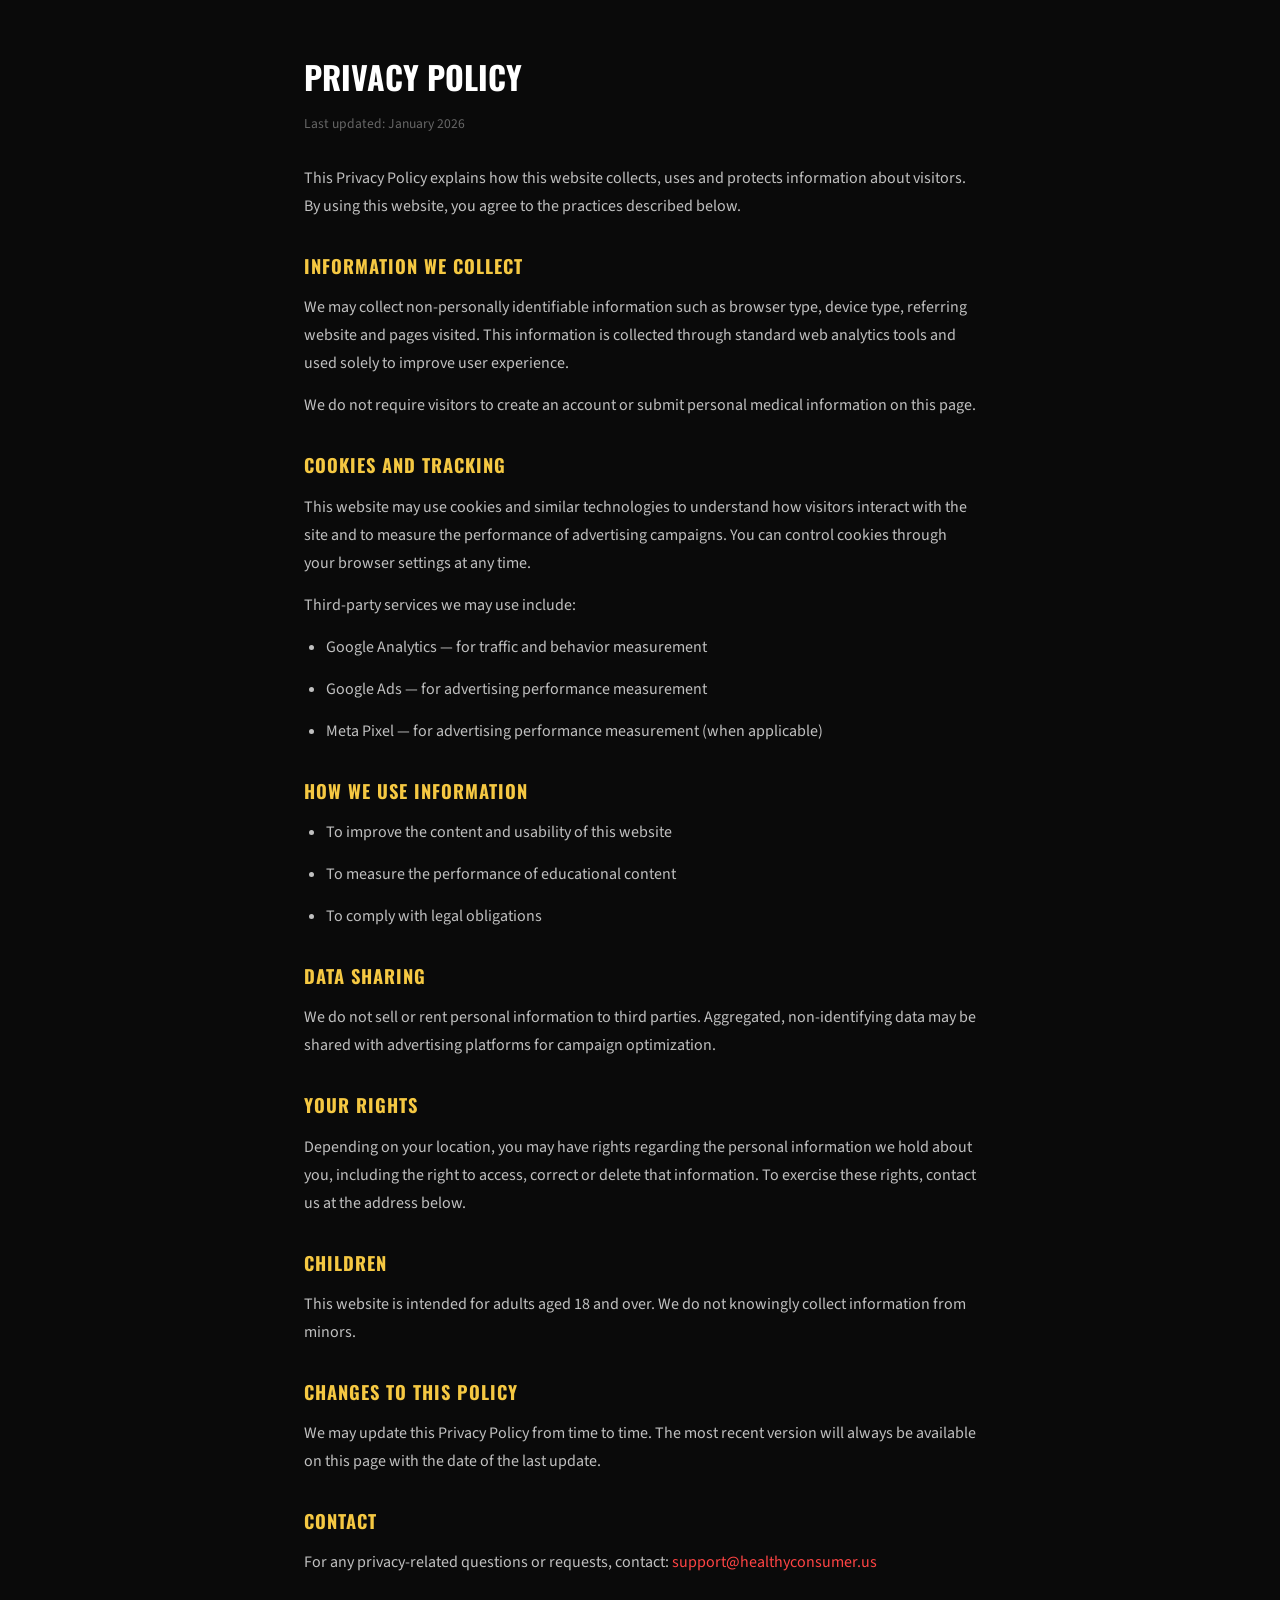
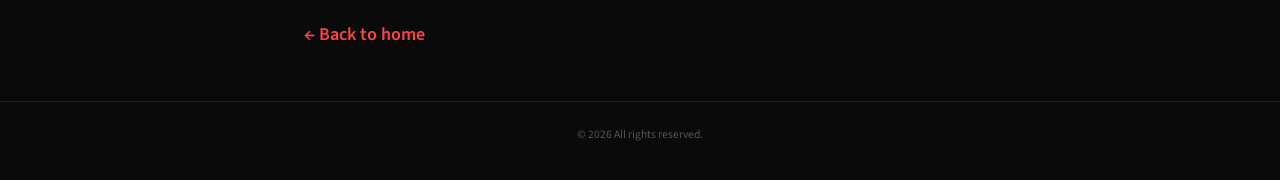
<file: pshorse/privacy.html>
<!DOCTYPE html>
<html lang="en">
<head>
  <meta charset="utf-8">
  <title>Privacy Policy</title>
  <meta name="viewport" content="width=device-width, initial-scale=1.0">
  <meta name="robots" content="index, follow">
  <link rel="preconnect" href="https://fonts.googleapis.com">
  <link rel="preconnect" href="https://fonts.gstatic.com" crossorigin>
  <link href="https://fonts.googleapis.com/css2?family=Oswald:wght@500;600;700&family=Source+Sans+Pro:wght@400;600;700&display=swap" rel="stylesheet">
  <link rel="stylesheet" href="style.css">
  <style>
    .legal-wrap { max-width: 720px; margin: 0 auto; padding: 50px 24px 30px; }
    .legal-wrap h1 { font-family: 'Oswald', sans-serif; font-size: 2rem; color: #fff; text-transform: uppercase; margin-bottom: 8px; }
    .legal-wrap h2 { font-family: 'Oswald', sans-serif; font-size: 1.15rem; color: #f5c842; text-transform: uppercase; margin: 30px 0 12px; letter-spacing: 1px; }
    .legal-wrap p, .legal-wrap li { color: #c0c0c0; font-size: 1rem; line-height: 1.75; margin-bottom: 14px; }
    .legal-wrap ul { padding-left: 22px; }
    .legal-wrap a { color: #ff4444; }
    .legal-wrap .updated { color: #666; font-size: 0.85rem; margin-bottom: 28px; }
    .legal-wrap .back { display: inline-block; margin-top: 30px; color: #ff4444; font-weight: 600; }
  </style>
</head>
<body>

  <section class="legal-wrap">
    <h1>Privacy Policy</h1>
    <p class="updated">Last updated: January 2026</p>

    <p>
      This Privacy Policy explains how this website collects, uses and protects information about visitors. By using this website, you agree to the practices described below.
    </p>

    <h2>Information We Collect</h2>
    <p>
      We may collect non-personally identifiable information such as browser type, device type, referring website and pages visited. This information is collected through standard web analytics tools and used solely to improve user experience.
    </p>
    <p>
      We do not require visitors to create an account or submit personal medical information on this page.
    </p>

    <h2>Cookies and Tracking</h2>
    <p>
      This website may use cookies and similar technologies to understand how visitors interact with the site and to measure the performance of advertising campaigns. You can control cookies through your browser settings at any time.
    </p>
    <p>Third-party services we may use include:</p>
    <ul>
      <li>Google Analytics — for traffic and behavior measurement</li>
      <li>Google Ads — for advertising performance measurement</li>
      <li>Meta Pixel — for advertising performance measurement (when applicable)</li>
    </ul>

    <h2>How We Use Information</h2>
    <ul>
      <li>To improve the content and usability of this website</li>
      <li>To measure the performance of educational content</li>
      <li>To comply with legal obligations</li>
    </ul>

    <h2>Data Sharing</h2>
    <p>
      We do not sell or rent personal information to third parties. Aggregated, non-identifying data may be shared with advertising platforms for campaign optimization.
    </p>

    <h2>Your Rights</h2>
    <p>
      Depending on your location, you may have rights regarding the personal information we hold about you, including the right to access, correct or delete that information. To exercise these rights, contact us at the address below.
    </p>

    <h2>Children</h2>
    <p>
      This website is intended for adults aged 18 and over. We do not knowingly collect information from minors.
    </p>

    <h2>Changes to This Policy</h2>
    <p>
      We may update this Privacy Policy from time to time. The most recent version will always be available on this page with the date of the last update.
    </p>

    <h2>Contact</h2>
    <p>
      For any privacy-related questions or requests, contact: <a href="mailto:support@healthyconsumer.us">support@healthyconsumer.us</a>
    </p>

    <a href="index.html" class="back">← Back to home</a>
  </section>

  <footer class="footer">
    <p class="footer-disclaimer">© 2026 All rights reserved.</p>
  </footer>

</body>
</html>
</file>
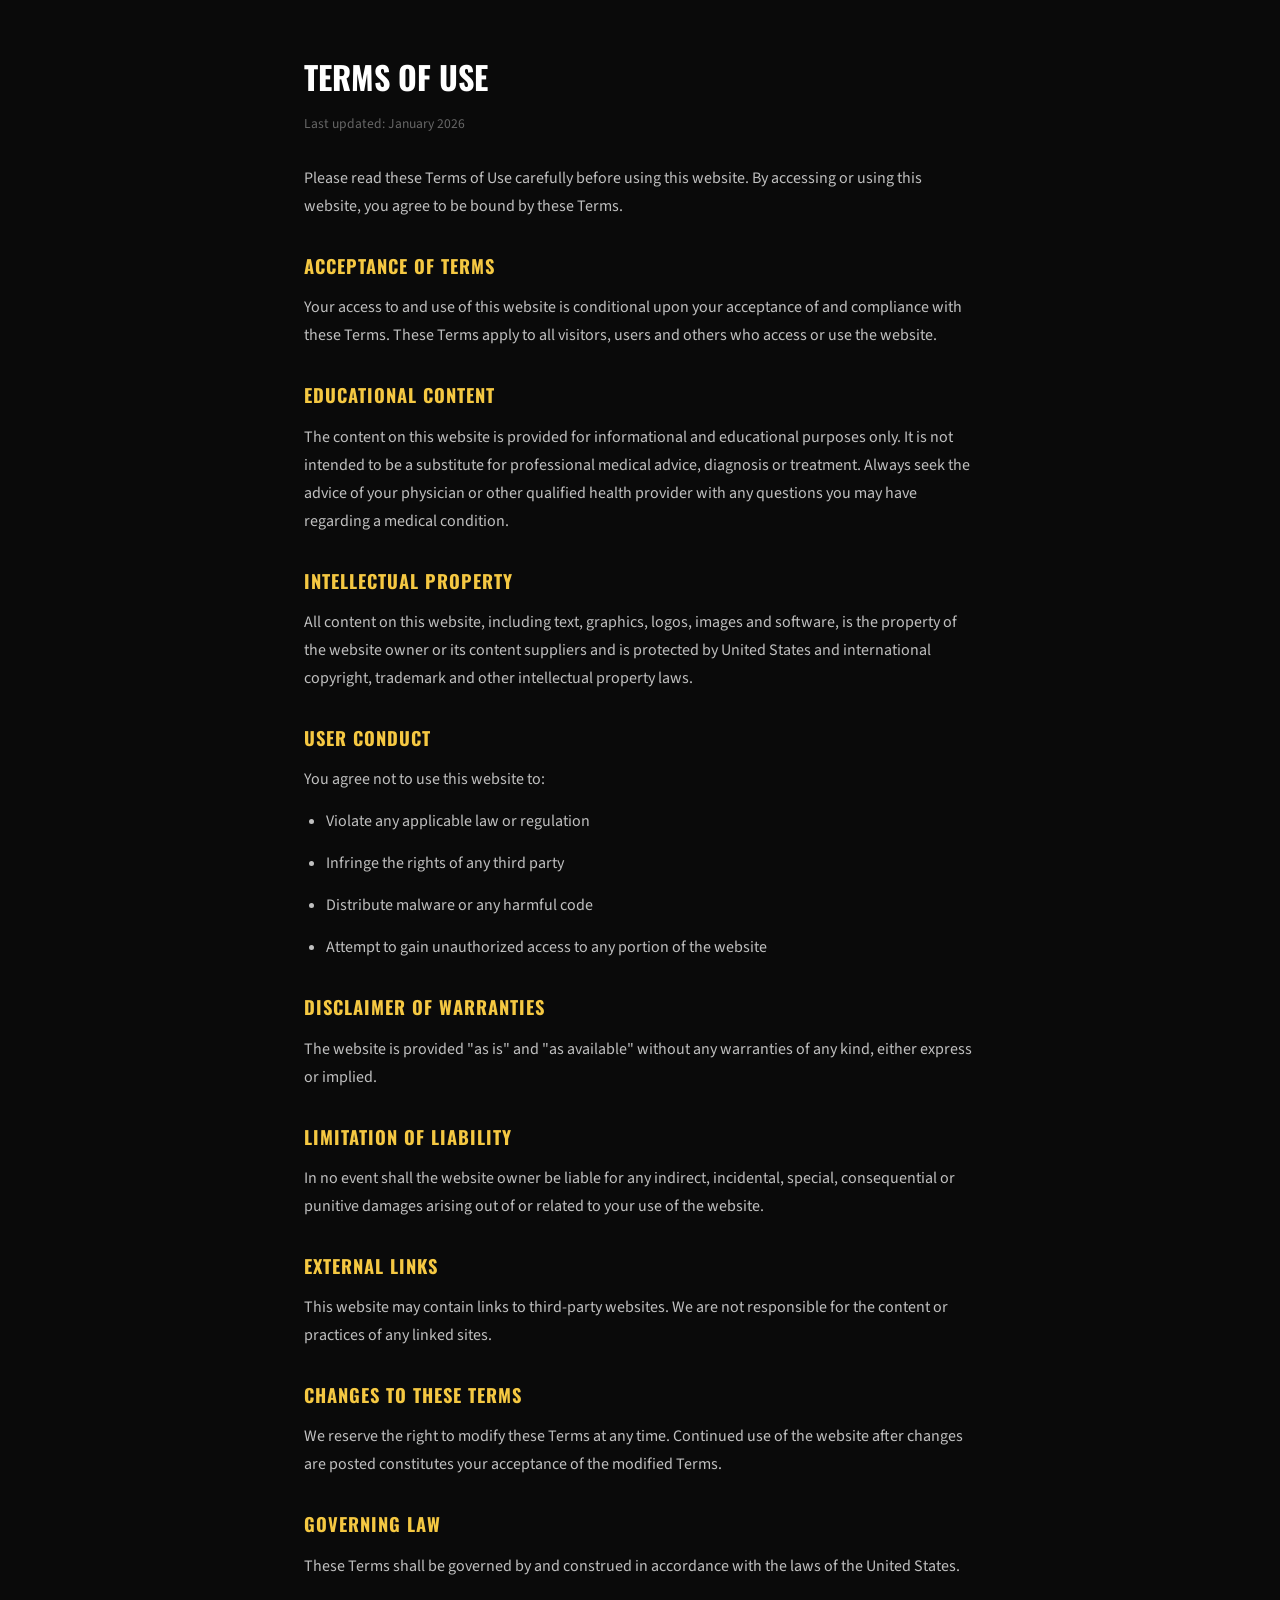
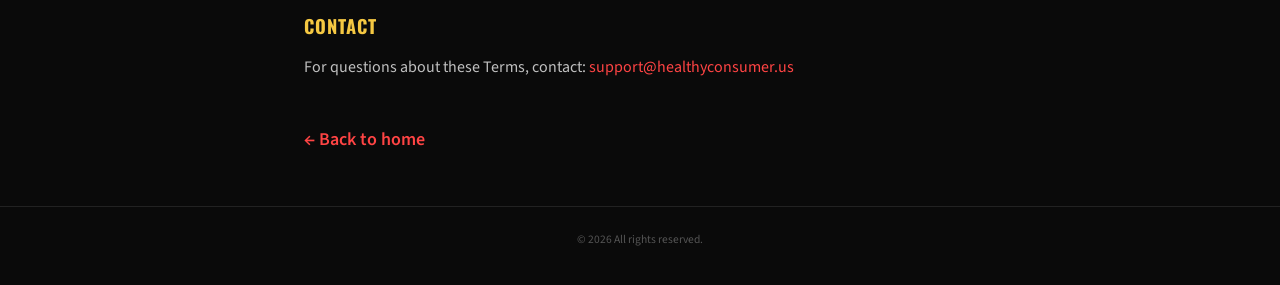
<file: pshorse/terms.html>
<!DOCTYPE html>
<html lang="en">
<head>
  <meta charset="utf-8">
  <title>Terms of Use</title>
  <meta name="viewport" content="width=device-width, initial-scale=1.0">
  <meta name="robots" content="index, follow">
  <link rel="preconnect" href="https://fonts.googleapis.com">
  <link rel="preconnect" href="https://fonts.gstatic.com" crossorigin>
  <link href="https://fonts.googleapis.com/css2?family=Oswald:wght@500;600;700&family=Source+Sans+Pro:wght@400;600;700&display=swap" rel="stylesheet">
  <link rel="stylesheet" href="style.css">
  <style>
    .legal-wrap { max-width: 720px; margin: 0 auto; padding: 50px 24px 30px; }
    .legal-wrap h1 { font-family: 'Oswald', sans-serif; font-size: 2rem; color: #fff; text-transform: uppercase; margin-bottom: 8px; }
    .legal-wrap h2 { font-family: 'Oswald', sans-serif; font-size: 1.15rem; color: #f5c842; text-transform: uppercase; margin: 30px 0 12px; letter-spacing: 1px; }
    .legal-wrap p, .legal-wrap li { color: #c0c0c0; font-size: 1rem; line-height: 1.75; margin-bottom: 14px; }
    .legal-wrap ul { padding-left: 22px; }
    .legal-wrap a { color: #ff4444; }
    .legal-wrap .updated { color: #666; font-size: 0.85rem; margin-bottom: 28px; }
    .legal-wrap .back { display: inline-block; margin-top: 30px; color: #ff4444; font-weight: 600; }
  </style>
</head>
<body>

  <section class="legal-wrap">
    <h1>Terms of Use</h1>
    <p class="updated">Last updated: January 2026</p>

    <p>
      Please read these Terms of Use carefully before using this website. By accessing or using this website, you agree to be bound by these Terms.
    </p>

    <h2>Acceptance of Terms</h2>
    <p>
      Your access to and use of this website is conditional upon your acceptance of and compliance with these Terms. These Terms apply to all visitors, users and others who access or use the website.
    </p>

    <h2>Educational Content</h2>
    <p>
      The content on this website is provided for informational and educational purposes only. It is not intended to be a substitute for professional medical advice, diagnosis or treatment. Always seek the advice of your physician or other qualified health provider with any questions you may have regarding a medical condition.
    </p>

    <h2>Intellectual Property</h2>
    <p>
      All content on this website, including text, graphics, logos, images and software, is the property of the website owner or its content suppliers and is protected by United States and international copyright, trademark and other intellectual property laws.
    </p>

    <h2>User Conduct</h2>
    <p>You agree not to use this website to:</p>
    <ul>
      <li>Violate any applicable law or regulation</li>
      <li>Infringe the rights of any third party</li>
      <li>Distribute malware or any harmful code</li>
      <li>Attempt to gain unauthorized access to any portion of the website</li>
    </ul>

    <h2>Disclaimer of Warranties</h2>
    <p>
      The website is provided "as is" and "as available" without any warranties of any kind, either express or implied.
    </p>

    <h2>Limitation of Liability</h2>
    <p>
      In no event shall the website owner be liable for any indirect, incidental, special, consequential or punitive damages arising out of or related to your use of the website.
    </p>

    <h2>External Links</h2>
    <p>
      This website may contain links to third-party websites. We are not responsible for the content or practices of any linked sites.
    </p>

    <h2>Changes to These Terms</h2>
    <p>
      We reserve the right to modify these Terms at any time. Continued use of the website after changes are posted constitutes your acceptance of the modified Terms.
    </p>

    <h2>Governing Law</h2>
    <p>
      These Terms shall be governed by and construed in accordance with the laws of the United States.
    </p>

    <h2>Contact</h2>
    <p>
      For questions about these Terms, contact: <a href="mailto:support@healthyconsumer.us">support@healthyconsumer.us</a>
    </p>

    <a href="index.html" class="back">← Back to home</a>
  </section>

  <footer class="footer">
    <p class="footer-disclaimer">© 2026 All rights reserved.</p>
  </footer>

</body>
</html>
</file>
<file: horsewoodml1/css/style.css>
/* =========================================================
   Vigortrix landing page — replicação do layout urbanflow
   ========================================================= */

/* ---------- reset ---------- */
*, *::before, *::after { margin: 0; padding: 0; box-sizing: border-box; }
html { scroll-behavior: smooth; }
body {
  font-family: 'Roboto', sans-serif;
  background: #000;
  color: #333;
  -webkit-font-smoothing: antialiased;
  overflow-x: hidden;
  min-height: 100vh;
}
a { color: inherit; text-decoration: none; }
img { display: block; max-width: 100%; height: auto; }
button { border: 0; background: transparent; cursor: pointer; font-family: inherit; color: inherit; }

/* Gate: esconde timer/pricing/comentários até o vídeo atingir 3606s.
   JS em main.js remove a classe quando smartplayer.currentTime >= SECONDS_TO_DISPLAY. */
.gated { display: none; }

/* ---------- top attention bar ---------- */
.attention-bar {
  background: #c61111;
  color: #fff;
  text-align: center;
  padding: 15px;
  font-size: 16px;
  font-weight: 600;
}

/* ---------- headline ---------- */
.headline-section {
  background: #000;
  padding: 40px 20px 20px;
  text-align: center;
}
.main-headline {
  font-family: 'Poppins', sans-serif;
  font-weight: 700;
  font-size: 44px;
  line-height: 1.5;
  color: #fff;
  max-width: 1100px;
  margin: 0 auto;
}
.hl-orange { color: #f49233; }

/* ---------- video ---------- */
.video-section { padding: 15px 0; background: #000; }
.video-wrapper { max-width: 800px; margin: 0 auto; padding: 0 15px; }
.video-embed {
  position: relative;
  width: 100%;
  padding-top: 56.25%;
  background: #000;
}
.video-embed > img,
.video-embed > div {
  position: absolute;
  top: 0; left: 0;
  width: 100%; height: 100%;
}
#thumb_67de150abbdcf5aa029d7134 { object-fit: cover; }
.video-backdrop {
  -webkit-backdrop-filter: blur(5px);
  backdrop-filter: blur(5px);
}

/* ---------- timer / countdown ---------- */
.timer-section {
  background: #414141;
  color: #fff;
  text-align: center;
  padding: 10px 20px 25px;
  position: relative;
}
/* ref: timer headline + countdown são .atomicat-heading-title → Poppins */
.timer-section,
.timer-section * {
  font-family: 'Poppins', sans-serif;
}
.timer-headline {
  color: #ffeb00;
  font-size: 36px;
  font-weight: 600;
  line-height: 1.25;
  margin-bottom: 8px;
}
.timer-countdown {
  font-size: 48px;
  font-weight: 700;
  color: #fff;
  line-height: 1;
}
.timer-arrow {
  position: absolute;
  bottom: -15px;
  left: 50%;
  transform: translateX(-50%);
  width: 0; height: 0;
  border-left: 15px solid transparent;
  border-right: 15px solid transparent;
  border-top: 15px solid #414141;
}

/* ---------- pricing ---------- */
.pricing-section {
  background: #ebebeb;
  padding: 40px 15px 50px;
}
.pricing-grid {
  max-width: 1140px;
  margin: 0 auto;
  display: flex;
  justify-content: center;
  align-items: stretch;
  gap: 25px;
  flex-wrap: wrap;
}
/* Todos os elementos dentro do pricing grid usam Helvetica Neue
   (= ref .pricing-wrapper *). Qualquer regra específica que usa outra
   font abaixo é ignorada — regras mais específicas abaixo removidas. */
.pricing-grid,
.pricing-grid * {
  font-family: 'Helvetica Neue', Helvetica, Arial, sans-serif;
}

/* base card */
.card {
  flex: 0 1 300px;
  display: flex;
  flex-direction: column;
  background: #fff;
  border: 3px solid #a6a6a6;
  border-radius: 18px;
  overflow: hidden;
  color: #000;
  transition: transform .2s, box-shadow .2s;
  text-align: center;
  position: relative;
}
.card:hover {
  transform: translateY(-5px);
  box-shadow: 0 8px 16px rgba(0,0,0,.12);
}

.card-header {
  background: #a6a6a6;
  color: #fff;
  font-weight: 700;
  letter-spacing: .04em;
  text-transform: uppercase;
  padding: 8px;
  font-size: 18px;
}
.card-body {
  padding: 20px 18px;
  flex: 1;
  display: flex;
  flex-direction: column;
  justify-content: space-between;
  align-items: center;
}
.card-title {
  font-size: 19px;
  font-weight: 800;
  text-transform: uppercase;
  line-height: 1.1;
}
.card-subtitle { color: #666; font-size: 14px; margin-bottom: 15px; }
.bottle-img {
  max-width: 200px;
  margin: 10px auto 15px;
}

.price-row {
  margin: 15px 0 5px;
  display: inline-flex;
  align-items: baseline;
  gap: 4px;
  align-self: center;   
}
.price-currency { font-size: 32px; font-weight: 700; }
.price-big {
  font-size: 52px;
  font-weight: 800;
  line-height: 1;
  letter-spacing: -2px;
  color: #2b2b2b;
}
.price-unit { font-size: 12px; font-weight: 600; color: #2b2b2b; align-self: flex-end; margin-bottom: 12px; }

.shipping-note { color: #666; font-size: 14px; margin: 5px 0 15px; }

/* Buy buttons — match reference: retangular w/ cantos 6px, 16px font */
.buy-btn {
  width: 100%;
  padding: 8px 0;
  border-radius: 6px;
  font-size: 16px;
  font-weight: 800;
  display: inline-flex;
  align-items: center;
  justify-content: center;
  gap: 6px;
  transition: transform .1s, box-shadow .1s;
  border: 1px solid transparent;
  margin: 10px 0 2px;
  color: #000;
}
.cart-icon { width: 16px; height: 16px; }

.buy-btn-gray {
  background: linear-gradient(180deg, #ccc 0, #e6e6e6 100%);
  border-color: #bbb;
  box-shadow: 0 4px 0 #a6a6a6;
}
.buy-btn-gray:active { box-shadow: 0 2px 0 #a6a6a6; transform: translateY(2px); }

.buy-btn-gold {
  background: linear-gradient(180deg, #fddb63 0, #fbc02d 100%);
  border-color: #eb4;
  box-shadow: 0 4px 0 #bc822c;
}
.buy-btn-gold:active { box-shadow: 0 2px 0 #bc822c; transform: translateY(2px); }

.payment-icons {
  margin: 10px auto;
  max-width: 220px;
  height: auto;
}
.total-row { margin-top: 10px; font-weight: 800; font-size: 18px; color: #000; }
.strike {
  text-decoration: line-through;
  text-decoration-color: #ee484e;
  -webkit-text-decoration-color: #ee484e;
  text-decoration-thickness: 2px;
  color: #999;
  font-weight: 600;
  margin-right: 5px;
}

/* Badges — match reference: border-radius 5px, 10px font, tight padding */
.badges-container {
  width: 80%;
  margin: 10px auto 8px;
  display: flex;
  flex-direction: column;
  gap: 4px;
}
.badge {
  padding: 4px 2px;
  border-radius: 5px;
  font-size: 10px;
  font-weight: 700;
  color: #fff;
  line-height: 1;
  display: flex;
  align-items: center;
  justify-content: center;
  gap: 5px;
  box-shadow: 0 1px 2px rgba(0,0,0,.1);
}
.badge-icon {
  width: 10px;
  height: 10px;
  flex-shrink: 0;
  fill: currentColor;
}
.badge-vip      { background-color: #ee484e; }
.badge-bonus    { background-color: #000; }
.badge-shipping { background-color: #4a8b6c; }

/* Highlight card (6 bottles) */
.card-highlight {
  background: linear-gradient(180deg, #fae7b8 0, #fef6e0 100%);
  border: 3px solid #000;
  transform: scale(1.05);
}
.card-highlight:hover { transform: scale(1.07) translateY(-2px); }
.card-ribbon {
  background: #ee484e;
  color: #fff;
  font-weight: 700;
  letter-spacing: .04em;
  text-transform: uppercase;
  padding: 8px;
  font-size: 16px;
}

/* Gold button arrow animation (👈🏻) */
.card-highlight .buy-btn-gold { position: relative; overflow: visible; }
.card-highlight .buy-btn-gold::after {
  content: "👈🏻";
  position: absolute;
  right: -12px;
  top: 95%;
  font-size: 44px;
  line-height: 1;
  pointer-events: none;
  z-index: 9;
  filter: drop-shadow(0 3px 2px rgba(0,0,0,.35)) drop-shadow(0 6px 6px rgba(0,0,0,.25));
  animation: tsPoint 1.8s ease-in-out infinite;
  transform: translateY(-50%) rotate(40deg);
}
@keyframes tsPoint {
  0%, 100% { transform: translateY(-50%) translate(0,0) rotate(40deg); }
  50%      { transform: translateY(-50%) translate(12px,8px) rotate(60deg); }
}

/* ---------- rating block (inside pricing section, light bg) ---------- */
/* ref: o container tem classe .atomicat-text que define font-family: Roboto.
   O <p> filho herda. Cor do texto = #1C1E21. */
.rating-block,
.rating-block * {
  font-family: 'Roboto', sans-serif;
  color: #1C1E21;
}
.rating-block {
  max-width: 1140px;
  margin: 40px auto 0;
  text-align: center;
}
.rating-title {
  font-size: 16px;
  font-weight: 700;
  margin-bottom: 5px;
}
.rating-line {
  font-size: 24px;
  font-weight: 700;
  text-shadow: 0 1px 0 #000;
  display: flex;
  justify-content: center;
  align-items: center;
  gap: 6px;
  margin-bottom: 3px;
}
.stars { font-size: 22px; text-shadow: none; }
.rating-value { }
.rating-subtitle { font-size: 16px; font-weight: 400; text-shadow: none; }

/* ---------- comments section (= ref nested en-US HTML) ----------
   CSS vars herdadas da ref :root; valores tirados direto do HTML de referência */
.comments-section {
  --surface: #f0f2f5;     /* bubble bg */
  --stroke: rgba(0,0,0,.06);
  --muted: #8a8d91;       /* meta text */
  --radius: 18px;
  --avatar: 35px;
  --gap: 10px;
  --pad: 14px;
  --bubble-pad-y: 10px;
  --bubble-pad-x: 12px;
  --name-size: 14px;
  --text-size: 15px;
  --meta-size: 12px;

  background: #101010;
  padding: 40px 15px 60px;
  font-family: system-ui, -apple-system, 'Segoe UI', Roboto, Arial, sans-serif;
  color: #1c1e21;
}
.comments {
  /* 3 cards × 300px + 2 gaps × 25px = 950px (largura visual do pricing row) */
  max-width: 950px;
  margin: 0 auto;
  background: #fff;
  border: 1px solid var(--stroke);
  border-radius: 12px;
  overflow: hidden;
  padding: var(--pad);
}
.comment {
  display: flex;
  gap: var(--gap);
  margin-bottom: 16px;
}
.comment-reply { margin-left: 45px; }
.comment-avatar {
  width: var(--avatar);
  height: var(--avatar);
  border-radius: 999px;
  flex-shrink: 0;
  object-fit: cover;
  background: #e9eaec;
}
.comment-content { flex: 1; min-width: 0; }
.comment-bubble {
  background: var(--surface);
  padding: var(--bubble-pad-y) var(--bubble-pad-x);
  border-radius: var(--radius);
  display: inline-block;
  max-width: 100%;
  line-height: 1.25;
}
.comment-name {
  color: #050505;
  font-weight: 600;
  font-size: var(--name-size);
  margin-right: 6px;
  white-space: nowrap;
}
.comment-text {
  margin-top: 4px;
  font-size: var(--text-size);
  line-height: 1.3333;
  color: #050505;
  font-weight: 400;
  word-wrap: break-word;
  overflow-wrap: anywhere;
}
.comment-meta {
  display: flex;
  align-items: center;
  gap: 10px;
  margin-top: 6px;
  font-size: var(--meta-size);
  color: var(--muted);
  flex-wrap: wrap;
}
.comment-meta .reactions {
  display: flex;
  align-items: center;
  gap: 6px;
  background: #fff;
  border: 1px solid var(--stroke);
  border-radius: 999px;
  padding: 2px 8px 2px 4px;
  flex: 0 0 auto;
  color: var(--muted);
  font-weight: 800;                 /* = ref .rx-count font-weight */
  font-size: 12px;
}
/* ref: svg vai dentro de .rx (16x16 com borda + bg branco — deixa o ícone "grosso") */
.like-icon {
  width: 16px;
  height: 16px;
  flex-shrink: 0;
  display: block;
  border-radius: 999px;
  border: 1px solid rgba(0,0,0,.05);
  background: #fff;
}

/* ---------- responsive ---------- */
@media (max-width: 768px) {
  .main-headline { font-size: 32px; }
  .timer-headline { font-size: 22px; }
  .timer-countdown { font-size: 44px; }
  .pricing-grid { gap: 15px; }
  .card-highlight { transform: scale(1); }
  .card-highlight:hover { transform: translateY(-2px); }
  .comment-reply { margin-left: 25px; }
}
@media (max-width: 480px) {
  .attention-bar { font-size: 13px; padding: 10px; }
  .main-headline { font-size: 26px; }
  .headline-section { padding: 25px 15px 10px; }
  .timer-headline { font-size: 18px; }
  .timer-countdown { font-size: 36px; }
  .pricing-grid {
    flex-direction: column;
    align-items: center;
    padding: 0 5px;
  }
  .pricing-grid .card:nth-child(1) { order: 3; }
  .pricing-grid .card:nth-child(2) { order: 1; }
  .pricing-grid .card:nth-child(3) { order: 2; }
  .card { flex: 1 1 100%; max-width: 380px; width: 100%; }
  .price-big { font-size: 60px; }
  .card-highlight .buy-btn-gold::after { font-size: 32px; right: -8px; }
  .video-wrapper { padding: 0 5px; }
}
</file>
<file: horsewoodml3/css/style.css>
/* =========================================================
   Vigortrix landing page — replicação do layout urbanflow
   ========================================================= */

/* ---------- reset ---------- */
*, *::before, *::after { margin: 0; padding: 0; box-sizing: border-box; }
html { scroll-behavior: smooth; }
body {
  font-family: 'Roboto', sans-serif;
  background: #000;
  color: #333;
  -webkit-font-smoothing: antialiased;
  overflow-x: hidden;
  min-height: 100vh;
}
a { color: inherit; text-decoration: none; }
img { display: block; max-width: 100%; height: auto; }
button { border: 0; background: transparent; cursor: pointer; font-family: inherit; color: inherit; }

/* Gate: esconde timer/pricing/comentários até o vídeo atingir 3606s.
   JS em main.js remove a classe quando smartplayer.currentTime >= SECONDS_TO_DISPLAY. */
.gated { display: none; }

/* ---------- top attention bar ---------- */
.attention-bar {
  background: #c61111;
  color: #fff;
  text-align: center;
  padding: 15px;
  font-size: 16px;
  font-weight: 600;
}

/* ---------- headline ---------- */
.headline-section {
  background: #000;
  padding: 40px 20px 20px;
  text-align: center;
}
.main-headline {
  font-family: 'Poppins', sans-serif;
  font-weight: 700;
  font-size: 44px;
  line-height: 1.5;
  color: #fff;
  max-width: 1100px;
  margin: 0 auto;
}
.hl-orange { color: #f49233; }

/* ---------- video ---------- */
.video-section { padding: 15px 0; background: #000; }
.video-wrapper { max-width: 800px; margin: 0 auto; padding: 0 15px; }
.video-embed {
  position: relative;
  width: 100%;
  padding-top: 56.25%;
  background: #000;
}
.video-embed > img,
.video-embed > div {
  position: absolute;
  top: 0; left: 0;
  width: 100%; height: 100%;
}
#thumb_67de150abbdcf5aa029d7134 { object-fit: cover; }
.video-backdrop {
  -webkit-backdrop-filter: blur(5px);
  backdrop-filter: blur(5px);
}

/* ---------- timer / countdown ---------- */
.timer-section {
  background: #414141;
  color: #fff;
  text-align: center;
  padding: 10px 20px 25px;
  position: relative;
}
/* ref: timer headline + countdown são .atomicat-heading-title → Poppins */
.timer-section,
.timer-section * {
  font-family: 'Poppins', sans-serif;
}
.timer-headline {
  color: #ffeb00;
  font-size: 36px;
  font-weight: 600;
  line-height: 1.25;
  margin-bottom: 8px;
}
.timer-countdown {
  font-size: 48px;
  font-weight: 700;
  color: #fff;
  line-height: 1;
}
.timer-arrow {
  position: absolute;
  bottom: -15px;
  left: 50%;
  transform: translateX(-50%);
  width: 0; height: 0;
  border-left: 15px solid transparent;
  border-right: 15px solid transparent;
  border-top: 15px solid #414141;
}

/* ---------- pricing ---------- */
.pricing-section {
  background: #ebebeb;
  padding: 40px 15px 50px;
}
.pricing-grid {
  max-width: 1140px;
  margin: 0 auto;
  display: flex;
  justify-content: center;
  align-items: stretch;
  gap: 25px;
  flex-wrap: wrap;
}
/* Todos os elementos dentro do pricing grid usam Helvetica Neue
   (= ref .pricing-wrapper *). Qualquer regra específica que usa outra
   font abaixo é ignorada — regras mais específicas abaixo removidas. */
.pricing-grid,
.pricing-grid * {
  font-family: 'Helvetica Neue', Helvetica, Arial, sans-serif;
}

/* base card */
.card {
  flex: 0 1 300px;
  display: flex;
  flex-direction: column;
  background: #fff;
  border: 3px solid #a6a6a6;
  border-radius: 18px;
  overflow: hidden;
  color: #000;
  transition: transform .2s, box-shadow .2s;
  text-align: center;
  position: relative;
}
.card:hover {
  transform: translateY(-5px);
  box-shadow: 0 8px 16px rgba(0,0,0,.12);
}

.card-header {
  background: #a6a6a6;
  color: #fff;
  font-weight: 700;
  letter-spacing: .04em;
  text-transform: uppercase;
  padding: 8px;
  font-size: 18px;
}
.card-body {
  padding: 20px 18px;
  flex: 1;
  display: flex;
  flex-direction: column;
  justify-content: space-between;
  align-items: center;
}
.card-title {
  font-size: 19px;
  font-weight: 800;
  text-transform: uppercase;
  line-height: 1.1;
}
.card-subtitle { color: #666; font-size: 14px; margin-bottom: 15px; }
.bottle-img {
  max-width: 200px;
  margin: 10px auto 15px;
}

.price-row {
  margin: 15px 0 5px;
  display: inline-flex;
  align-items: baseline;
  gap: 4px;
  align-self: center;   
}
.price-currency { font-size: 32px; font-weight: 700; }
.price-big {
  font-size: 52px;
  font-weight: 800;
  line-height: 1;
  letter-spacing: -2px;
  color: #2b2b2b;
}
.price-unit { font-size: 12px; font-weight: 600; color: #2b2b2b; align-self: flex-end; margin-bottom: 12px; }

.shipping-note { color: #666; font-size: 14px; margin: 5px 0 15px; }

/* Buy buttons — match reference: retangular w/ cantos 6px, 16px font */
.buy-btn {
  width: 100%;
  padding: 8px 0;
  border-radius: 6px;
  font-size: 16px;
  font-weight: 800;
  display: inline-flex;
  align-items: center;
  justify-content: center;
  gap: 6px;
  transition: transform .1s, box-shadow .1s;
  border: 1px solid transparent;
  margin: 10px 0 2px;
  color: #000;
}
.cart-icon { width: 16px; height: 16px; }

.buy-btn-gray {
  background: linear-gradient(180deg, #ccc 0, #e6e6e6 100%);
  border-color: #bbb;
  box-shadow: 0 4px 0 #a6a6a6;
}
.buy-btn-gray:active { box-shadow: 0 2px 0 #a6a6a6; transform: translateY(2px); }

.buy-btn-gold {
  background: linear-gradient(180deg, #fddb63 0, #fbc02d 100%);
  border-color: #eb4;
  box-shadow: 0 4px 0 #bc822c;
}
.buy-btn-gold:active { box-shadow: 0 2px 0 #bc822c; transform: translateY(2px); }

.payment-icons {
  margin: 10px auto;
  max-width: 220px;
  height: auto;
}
.total-row { margin-top: 10px; font-weight: 800; font-size: 18px; color: #000; }
.strike {
  text-decoration: line-through;
  text-decoration-color: #ee484e;
  -webkit-text-decoration-color: #ee484e;
  text-decoration-thickness: 2px;
  color: #999;
  font-weight: 600;
  margin-right: 5px;
}

/* Badges — match reference: border-radius 5px, 10px font, tight padding */
.badges-container {
  width: 80%;
  margin: 10px auto 8px;
  display: flex;
  flex-direction: column;
  gap: 4px;
}
.badge {
  padding: 4px 2px;
  border-radius: 5px;
  font-size: 10px;
  font-weight: 700;
  color: #fff;
  line-height: 1;
  display: flex;
  align-items: center;
  justify-content: center;
  gap: 5px;
  box-shadow: 0 1px 2px rgba(0,0,0,.1);
}
.badge-icon {
  width: 10px;
  height: 10px;
  flex-shrink: 0;
  fill: currentColor;
}
.badge-vip      { background-color: #ee484e; }
.badge-bonus    { background-color: #000; }
.badge-shipping { background-color: #4a8b6c; }

/* Highlight card (6 bottles) */
.card-highlight {
  background: linear-gradient(180deg, #fae7b8 0, #fef6e0 100%);
  border: 3px solid #000;
  transform: scale(1.05);
}
.card-highlight:hover { transform: scale(1.07) translateY(-2px); }
.card-ribbon {
  background: #ee484e;
  color: #fff;
  font-weight: 700;
  letter-spacing: .04em;
  text-transform: uppercase;
  padding: 8px;
  font-size: 16px;
}

/* Gold button arrow animation (👈🏻) */
.card-highlight .buy-btn-gold { position: relative; overflow: visible; }
.card-highlight .buy-btn-gold::after {
  content: "👈🏻";
  position: absolute;
  right: -12px;
  top: 95%;
  font-size: 44px;
  line-height: 1;
  pointer-events: none;
  z-index: 9;
  filter: drop-shadow(0 3px 2px rgba(0,0,0,.35)) drop-shadow(0 6px 6px rgba(0,0,0,.25));
  animation: tsPoint 1.8s ease-in-out infinite;
  transform: translateY(-50%) rotate(40deg);
}
@keyframes tsPoint {
  0%, 100% { transform: translateY(-50%) translate(0,0) rotate(40deg); }
  50%      { transform: translateY(-50%) translate(12px,8px) rotate(60deg); }
}

/* ---------- rating block (inside pricing section, light bg) ---------- */
/* ref: o container tem classe .atomicat-text que define font-family: Roboto.
   O <p> filho herda. Cor do texto = #1C1E21. */
.rating-block,
.rating-block * {
  font-family: 'Roboto', sans-serif;
  color: #1C1E21;
}
.rating-block {
  max-width: 1140px;
  margin: 40px auto 0;
  text-align: center;
}
.rating-title {
  font-size: 16px;
  font-weight: 700;
  margin-bottom: 5px;
}
.rating-line {
  font-size: 24px;
  font-weight: 700;
  text-shadow: 0 1px 0 #000;
  display: flex;
  justify-content: center;
  align-items: center;
  gap: 6px;
  margin-bottom: 3px;
}
.stars { font-size: 22px; text-shadow: none; }
.rating-value { }
.rating-subtitle { font-size: 16px; font-weight: 400; text-shadow: none; }

/* ---------- comments section (= ref nested en-US HTML) ----------
   CSS vars herdadas da ref :root; valores tirados direto do HTML de referência */
.comments-section {
  --surface: #f0f2f5;     /* bubble bg */
  --stroke: rgba(0,0,0,.06);
  --muted: #8a8d91;       /* meta text */
  --radius: 18px;
  --avatar: 35px;
  --gap: 10px;
  --pad: 14px;
  --bubble-pad-y: 10px;
  --bubble-pad-x: 12px;
  --name-size: 14px;
  --text-size: 15px;
  --meta-size: 12px;

  background: #101010;
  padding: 40px 15px 60px;
  font-family: system-ui, -apple-system, 'Segoe UI', Roboto, Arial, sans-serif;
  color: #1c1e21;
}
.comments {
  /* 3 cards × 300px + 2 gaps × 25px = 950px (largura visual do pricing row) */
  max-width: 950px;
  margin: 0 auto;
  background: #fff;
  border: 1px solid var(--stroke);
  border-radius: 12px;
  overflow: hidden;
  padding: var(--pad);
}
.comment {
  display: flex;
  gap: var(--gap);
  margin-bottom: 16px;
}
.comment-reply { margin-left: 45px; }
.comment-avatar {
  width: var(--avatar);
  height: var(--avatar);
  border-radius: 999px;
  flex-shrink: 0;
  object-fit: cover;
  background: #e9eaec;
}
.comment-content { flex: 1; min-width: 0; }
.comment-bubble {
  background: var(--surface);
  padding: var(--bubble-pad-y) var(--bubble-pad-x);
  border-radius: var(--radius);
  display: inline-block;
  max-width: 100%;
  line-height: 1.25;
}
.comment-name {
  color: #050505;
  font-weight: 600;
  font-size: var(--name-size);
  margin-right: 6px;
  white-space: nowrap;
}
.comment-text {
  margin-top: 4px;
  font-size: var(--text-size);
  line-height: 1.3333;
  color: #050505;
  font-weight: 400;
  word-wrap: break-word;
  overflow-wrap: anywhere;
}
.comment-meta {
  display: flex;
  align-items: center;
  gap: 10px;
  margin-top: 6px;
  font-size: var(--meta-size);
  color: var(--muted);
  flex-wrap: wrap;
}
.comment-meta .reactions {
  display: flex;
  align-items: center;
  gap: 6px;
  background: #fff;
  border: 1px solid var(--stroke);
  border-radius: 999px;
  padding: 2px 8px 2px 4px;
  flex: 0 0 auto;
  color: var(--muted);
  font-weight: 800;                 /* = ref .rx-count font-weight */
  font-size: 12px;
}
/* ref: svg vai dentro de .rx (16x16 com borda + bg branco — deixa o ícone "grosso") */
.like-icon {
  width: 16px;
  height: 16px;
  flex-shrink: 0;
  display: block;
  border-radius: 999px;
  border: 1px solid rgba(0,0,0,.05);
  background: #fff;
}

/* ---------- responsive ---------- */
@media (max-width: 768px) {
  .main-headline { font-size: 32px; }
  .timer-headline { font-size: 22px; }
  .timer-countdown { font-size: 44px; }
  .pricing-grid { gap: 15px; }
  .card-highlight { transform: scale(1); }
  .card-highlight:hover { transform: translateY(-2px); }
  .comment-reply { margin-left: 25px; }
}
@media (max-width: 480px) {
  .attention-bar { font-size: 13px; padding: 10px; }
  .main-headline { font-size: 26px; }
  .headline-section { padding: 25px 15px 10px; }
  .timer-headline { font-size: 18px; }
  .timer-countdown { font-size: 36px; }
  .pricing-grid {
    flex-direction: column;
    align-items: center;
    padding: 0 5px;
  }
  .pricing-grid .card:nth-child(1) { order: 3; }
  .pricing-grid .card:nth-child(2) { order: 1; }
  .pricing-grid .card:nth-child(3) { order: 2; }
  .card { flex: 1 1 100%; max-width: 380px; width: 100%; }
  .price-big { font-size: 60px; }
  .card-highlight .buy-btn-gold::after { font-size: 32px; right: -8px; }
  .video-wrapper { padding: 0 5px; }
}
</file>
<file: pshorse/style.css>
/* ============================================
   PRESELL VIGORTRIX — GOOGLE ADS VERSION
   Pegada agressiva, página curta, compliance-aware
   ============================================ */

/* ========== RESET ========== */
*, *::before, *::after {
  margin: 0;
  padding: 0;
  box-sizing: border-box;
}

/* ========== BASE ========== */
body {
  background-color: #0a0a0a;
  color: #e0e0e0;
  font-family: 'Source Sans Pro', Helvetica, Arial, sans-serif;
  font-size: 18px;
  line-height: 1.7;
  -webkit-font-smoothing: antialiased;
  overflow-x: hidden;
}

a {
  text-decoration: none;
  color: inherit;
}

img, video {
  max-width: 100%;
  display: block;
}

/* ========== HERO SECTION ========== */
.hero {
  background: linear-gradient(180deg, #1a0000 0%, #0a0a0a 100%);
  padding: 50px 20px 30px;
  text-align: center;
  border-bottom: 3px solid #cc0000;
}

.badge {
  display: inline-block;
  background: #cc0000;
  color: #fff;
  font-family: 'Oswald', sans-serif;
  font-size: 11px;
  font-weight: 600;
  letter-spacing: 3px;
  text-transform: uppercase;
  padding: 6px 18px;
  margin-bottom: 24px;
  border-radius: 2px;
}

.headline {
  font-family: 'Oswald', sans-serif;
  font-size: 2.1rem;
  font-weight: 700;
  color: #ffffff;
  text-transform: uppercase;
  line-height: 1.2;
  max-width: 760px;
  margin: 0 auto 20px;
}

.headline .red {
  color: #ff1a1a;
}

.sub-headline {
  font-family: 'Source Sans Pro', sans-serif;
  font-size: 1.15rem;
  font-weight: 400;
  color: #d0d0d0;
  line-height: 1.6;
  max-width: 680px;
  margin: 0 auto;
}

.sub-headline strong {
  color: #f5c842;
  font-weight: 700;
}

/* ========== VIDEO SECTION ========== */
.video-section {
  padding: 35px 20px 25px;
  text-align: center;
}

.video-wrapper {
  max-width: 640px;
  margin: 0 auto;
  position: relative;
  cursor: pointer;
  border-radius: 6px;
  overflow: hidden;
  box-shadow: 0 0 40px rgba(204, 0, 0, 0.2);
  border: 2px solid #333;
  transition: box-shadow 0.3s ease, border-color 0.3s ease;
  display: block;
}

.video-wrapper:hover {
  box-shadow: 0 0 50px rgba(204, 0, 0, 0.35);
  border-color: #cc0000;
}

.video-thumbnail {
  width: 100%;
  aspect-ratio: 16/9;
  background: linear-gradient(135deg, #1a1a1a 0%, #2a1a1a 50%, #1a1a1a 100%);
  display: flex;
  align-items: center;
  justify-content: center;
  position: relative;
}

.video-thumbnail::before {
  content: '';
  position: absolute;
  inset: 0;
  background: radial-gradient(circle at center, transparent 30%, rgba(0,0,0,0.5) 100%);
  z-index: 1;
}

.video-thumbnail img,
.video-thumbnail video {
  width: 100%;
  height: 100%;
  object-fit: cover;
  position: absolute;
  inset: 0;
}

.play-btn {
  width: 80px;
  height: 80px;
  background: rgba(204, 0, 0, 0.9);
  border-radius: 50%;
  display: flex;
  align-items: center;
  justify-content: center;
  position: relative;
  z-index: 2;
  transition: transform 0.3s ease, background 0.3s ease;
  animation: pulse-ring 2s ease-out infinite;
}

.video-wrapper:hover .play-btn {
  transform: scale(1.1);
  background: rgba(255, 26, 26, 1);
}

.play-btn::after {
  content: '';
  width: 0;
  height: 0;
  border-style: solid;
  border-width: 14px 0 14px 26px;
  border-color: transparent transparent transparent #ffffff;
  margin-left: 5px;
}

@keyframes pulse-ring {
  0% { box-shadow: 0 0 0 0 rgba(204, 0, 0, 0.5); }
  70% { box-shadow: 0 0 0 20px rgba(204, 0, 0, 0); }
  100% { box-shadow: 0 0 0 0 rgba(204, 0, 0, 0); }
}

.video-label {
  font-family: 'Oswald', sans-serif;
  position: absolute;
  bottom: 0;
  left: 0;
  right: 0;
  background: linear-gradient(transparent, rgba(0,0,0,0.85));
  color: #fff;
  font-size: 0.95rem;
  font-weight: 600;
  letter-spacing: 1.5px;
  text-transform: uppercase;
  padding: 30px 15px 14px;
  z-index: 2;
}

/* ========== CTA BUTTONS ========== */
.cta-container {
  text-align: center;
  padding: 20px 20px 10px;
}

.cta-btn {
  display: inline-block;
  background: linear-gradient(180deg, #e81919 0%, #a00 100%);
  color: #fff;
  font-family: 'Oswald', sans-serif;
  font-size: 1.25rem;
  font-weight: 700;
  text-transform: uppercase;
  letter-spacing: 1px;
  text-decoration: none;
  padding: 18px 40px;
  border-radius: 4px;
  border: none;
  cursor: pointer;
  transition: transform 0.2s ease, box-shadow 0.2s ease;
  box-shadow: 0 4px 20px rgba(204, 0, 0, 0.4);
  max-width: 520px;
  width: 100%;
}

.cta-btn:hover {
  transform: translateY(-2px);
  box-shadow: 0 6px 30px rgba(204, 0, 0, 0.6);
}

.cta-btn:active {
  transform: translateY(0);
}

.cta-bottom {
  text-align: center;
  padding: 10px 20px 50px;
}

.cta-btn-bottom {
  display: inline-block;
  background: linear-gradient(180deg, #e81919 0%, #a00 100%);
  color: #fff;
  font-family: 'Oswald', sans-serif;
  font-size: 1.3rem;
  font-weight: 700;
  text-transform: uppercase;
  letter-spacing: 1px;
  text-decoration: none;
  padding: 20px 40px;
  border-radius: 4px;
  border: none;
  cursor: pointer;
  transition: transform 0.2s ease, box-shadow 0.2s ease;
  box-shadow: 0 4px 20px rgba(204, 0, 0, 0.4);
  max-width: 540px;
  width: 100%;
  position: relative;
  overflow: hidden;
}

.cta-btn-bottom:hover {
  transform: translateY(-2px);
  box-shadow: 0 6px 30px rgba(204, 0, 0, 0.6);
}

.cta-btn-bottom::after {
  content: '';
  position: absolute;
  top: 0;
  left: -100%;
  width: 100%;
  height: 100%;
  background: linear-gradient(90deg, transparent, rgba(255,255,255,0.15), transparent);
  animation: shimmer 2.5s ease-in-out infinite;
}

@keyframes shimmer {
  0% { left: -100%; }
  100% { left: 100%; }
}

.cta-sub {
  font-family: 'Source Sans Pro', sans-serif;
  color: #999;
  font-size: 0.82rem;
  margin-top: 12px;
  letter-spacing: 0.5px;
}

.cta-sub .lock-icon {
  margin-right: 4px;
}

/* ========== BODY COPY ========== */
.body-copy {
  max-width: 640px;
  margin: 0 auto;
  padding: 30px 24px 20px;
}

.body-copy p {
  margin-bottom: 22px;
  color: #d0d0d0;
  font-size: 1.05rem;
  line-height: 1.8;
}

.body-copy strong {
  color: #ffffff;
  font-weight: 700;
}

.body-copy .highlight {
  color: #f5c842;
  font-weight: 700;
}

.body-copy .red-text {
  color: #ff4444;
  font-weight: 700;
}

.body-copy .highlight-block {
  background: linear-gradient(135deg, rgba(204, 0, 0, 0.08) 0%, rgba(245, 200, 66, 0.05) 100%);
  border-left: 3px solid #f5c842;
  padding: 18px 22px;
  border-radius: 4px;
  font-size: 1.08rem !important;
  color: #f0f0f0 !important;
}

/* ========== FOOTER ========== */
.footer {
  border-top: 1px solid #222;
  padding: 24px 20px;
  text-align: center;
  margin-top: 20px;
}

.footer-links {
  display: flex;
  justify-content: center;
  gap: 24px;
  margin-bottom: 16px;
}

.footer-links a {
  color: #888;
  font-size: 0.8rem;
  text-decoration: none;
  font-weight: 600;
  text-transform: uppercase;
  letter-spacing: 1px;
  transition: color 0.2s ease;
}

.footer-links a:hover {
  color: #ccc;
}

.footer-disclaimer {
  color: #555;
  font-size: 0.72rem;
  line-height: 1.6;
  max-width: 620px;
  margin: 0 auto 12px;
}

/* ========== RESPONSIVE ========== */
@media (max-width: 480px) {
  .headline {
    font-size: 1.55rem;
  }
  .sub-headline {
    font-size: 1rem;
  }
  .body-copy p {
    font-size: 1rem;
  }
  .cta-btn, .cta-btn-bottom {
    font-size: 1.05rem;
    padding: 16px 24px;
  }
  .play-btn {
    width: 65px;
    height: 65px;
  }
  .play-btn::after {
    border-width: 11px 0 11px 20px;
  }
  .video-label {
    font-size: 0.78rem;
    letter-spacing: 1px;
  }
}

@media (min-width: 768px) {
  .hero {
    padding: 60px 30px 40px;
  }
  .headline {
    font-size: 2.6rem;
  }
  .sub-headline {
    font-size: 1.25rem;
  }
  .body-copy {
    padding: 40px 20px 30px;
  }
}
</file>
